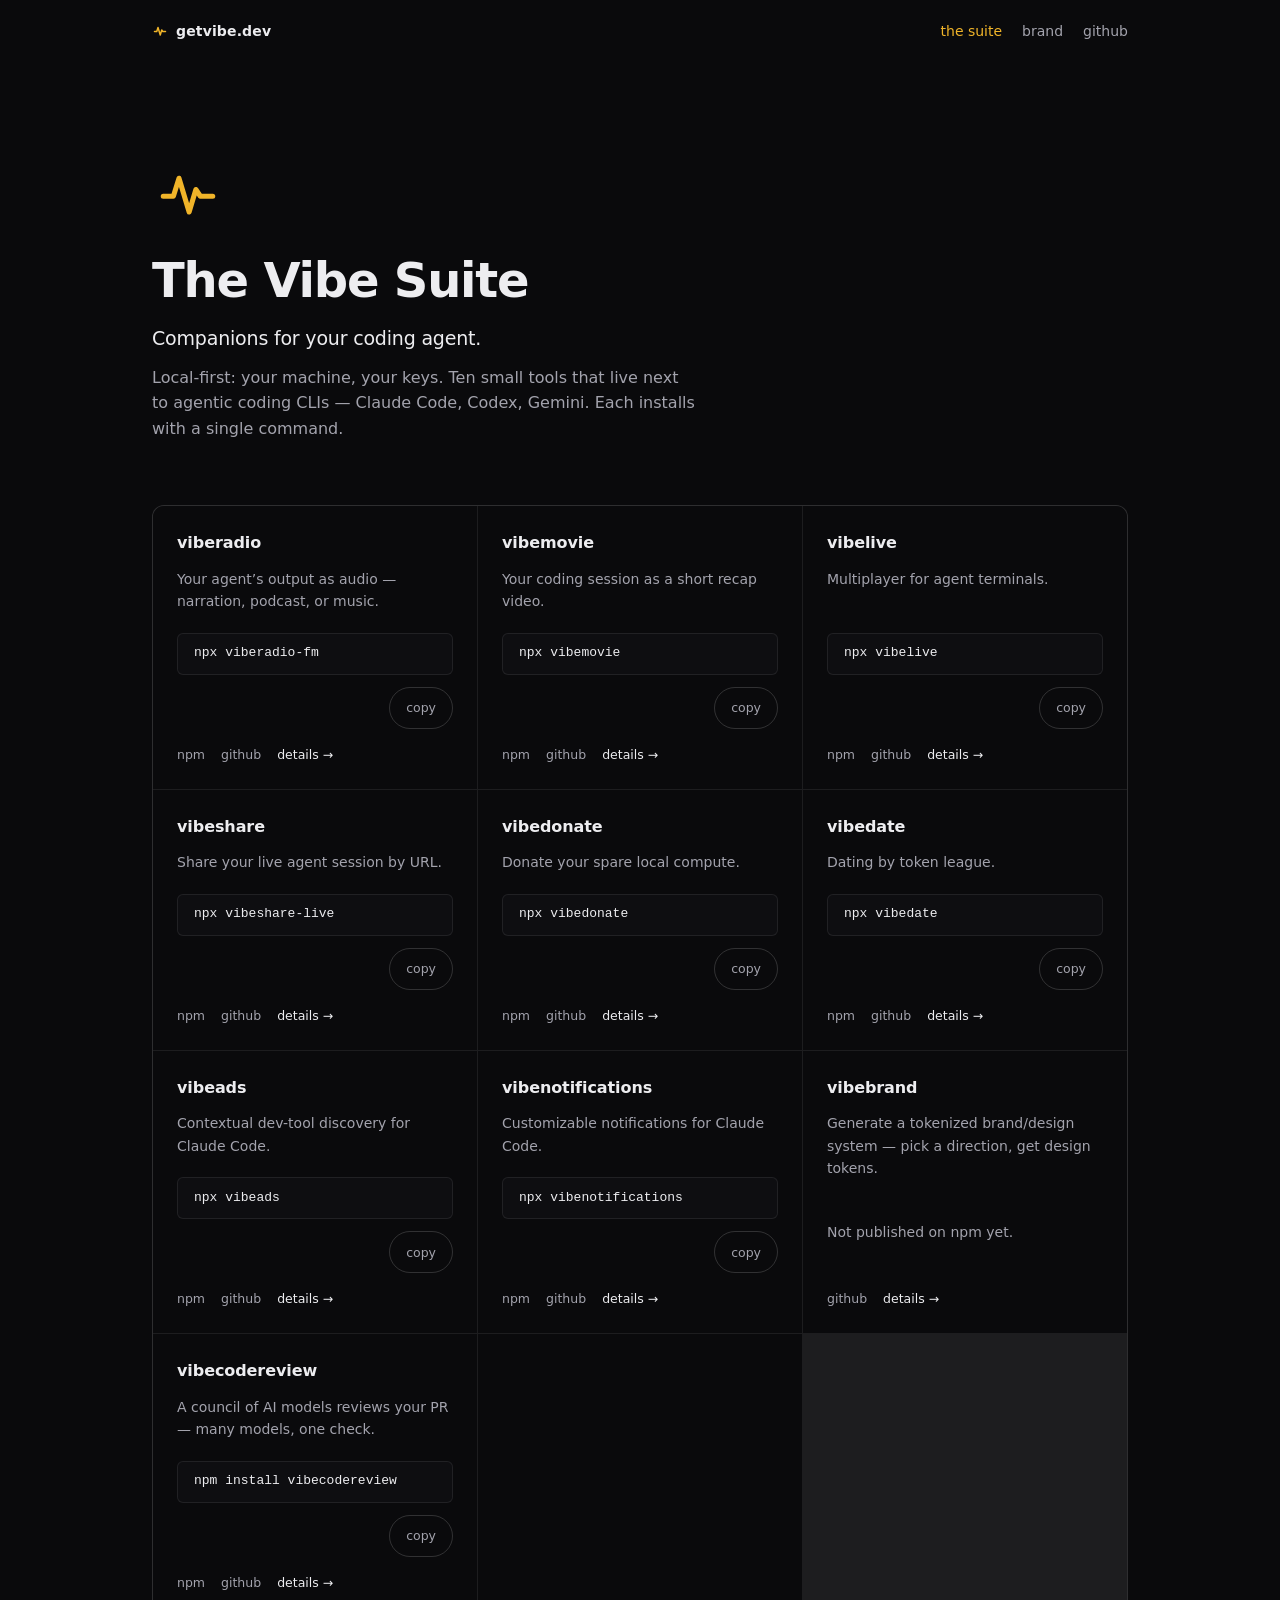
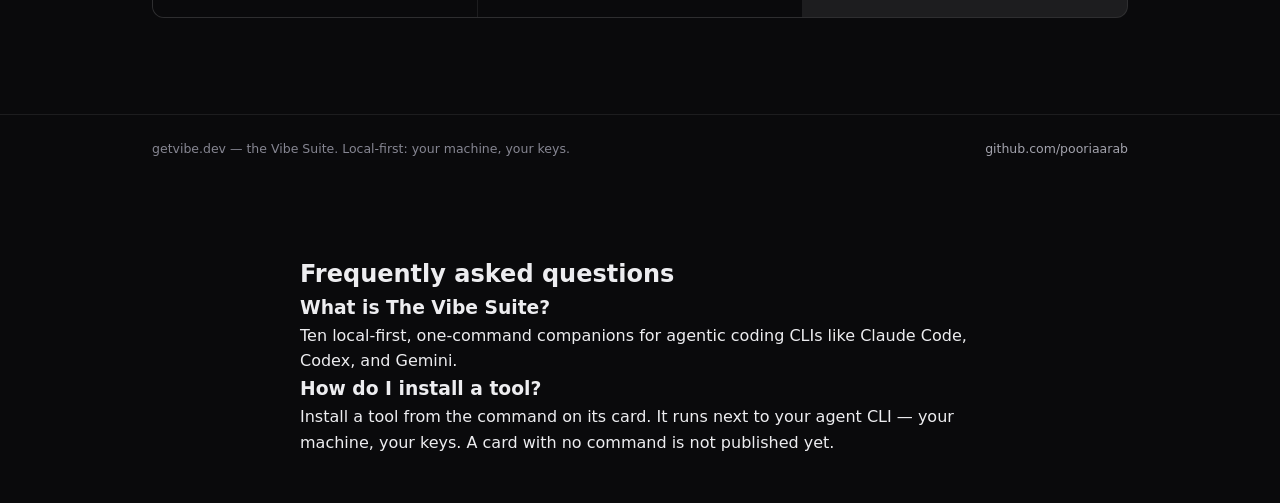
<file: index.html>
<!DOCTYPE html>
<html lang="en">
<head>
  <meta charset="utf-8">
  <meta name="viewport" content="width=device-width, initial-scale=1">
  <title>The Vibe Suite — companions for your coding agent · getvibe.dev</title>
  <meta name="description" content="The Vibe Suite — ten local-first companions for agentic coding CLIs like Claude Code, Codex, and Gemini. Audio, recap videos, multiplayer terminals, live sharing, and more. Your machine, your keys.">
  <link rel="canonical" href="https://getvibe.dev/">
  <meta name="color-scheme" content="dark">
  <meta name="theme-color" content="#0a0a0c">
  <link rel="icon" type="image/svg+xml" href="/favicon.svg">
  <link rel="icon" type="image/png" sizes="32x32" href="/favicon-32.png">
  <link rel="apple-touch-icon" sizes="180x180" href="/apple-touch-icon.png">
  <link rel="manifest" href="/site.webmanifest">

  <!-- Open Graph -->
  <meta property="og:type" content="website">
  <meta property="og:site_name" content="getvibe.dev">
  <meta property="og:title" content="The Vibe Suite — companions for your coding agent">
  <meta property="og:description" content="Ten local-first companions for agentic coding CLIs. Your machine, your keys.">
  <meta property="og:url" content="https://getvibe.dev/">
  <meta property="og:image" content="https://getvibe.dev/og-image.png">
  <meta property="og:image:width" content="1200">
  <meta property="og:image:height" content="630">
  <meta property="og:image:alt" content="The Vibe Suite — ten local-first companions for agentic coding CLIs">
  <meta property="og:locale" content="en_US">

  <!-- Twitter Card -->
  <meta name="twitter:card" content="summary_large_image">
  <meta name="twitter:image" content="https://getvibe.dev/og-image.png">
  <meta name="twitter:title" content="The Vibe Suite — companions for your coding agent">
  <meta name="twitter:description" content="Ten local-first companions for agentic coding CLIs. Your machine, your keys.">

  <link rel="stylesheet" href="/styles.css">

  <script type="application/ld+json">
  {
    "@context": "https://schema.org",
    "@graph": [
      {
        "@type": "WebSite",
        "@id": "https://getvibe.dev/#website",
        "url": "https://getvibe.dev/",
        "name": "getvibe.dev — The Vibe Suite",
        "description": "The Vibe Suite — local-first companions for agentic coding CLIs like Claude Code, Codex, and Gemini. Your machine, your keys.",
        "inLanguage": "en"
      },
      {
        "@type": "ItemList",
        "@id": "https://getvibe.dev/#products",
        "name": "The Vibe Suite",
        "itemListElement": [
          { "@type": "ListItem", "position": 1, "item": { "@type": "SoftwareApplication", "name": "viberadio", "description": "Your agent's output as audio — narration, podcast, or music.", "applicationCategory": "DeveloperApplication", "operatingSystem": "macOS, Linux, Windows", "url": "https://www.npmjs.com/package/viberadio-fm", "codeRepository": "https://github.com/pooriaarab/viberadio" } },
          { "@type": "ListItem", "position": 2, "item": { "@type": "SoftwareApplication", "name": "vibemovie", "description": "Your coding session as a short recap video.", "applicationCategory": "DeveloperApplication", "operatingSystem": "macOS, Linux, Windows", "url": "https://www.npmjs.com/package/vibemovie", "codeRepository": "https://github.com/pooriaarab/vibemovie" } },
          { "@type": "ListItem", "position": 3, "item": { "@type": "SoftwareApplication", "name": "vibelive", "description": "Multiplayer for agent terminals.", "applicationCategory": "DeveloperApplication", "operatingSystem": "macOS, Linux, Windows", "url": "https://www.npmjs.com/package/vibelive", "codeRepository": "https://github.com/pooriaarab/vibelive" } },
          { "@type": "ListItem", "position": 4, "item": { "@type": "SoftwareApplication", "name": "vibeshare", "description": "Share your live agent session by URL.", "applicationCategory": "DeveloperApplication", "operatingSystem": "macOS, Linux, Windows", "url": "https://www.npmjs.com/package/vibeshare-live", "codeRepository": "https://github.com/pooriaarab/vibeshare" } },
          { "@type": "ListItem", "position": 5, "item": { "@type": "SoftwareApplication", "name": "vibedonate", "description": "Donate your spare local compute.", "applicationCategory": "DeveloperApplication", "operatingSystem": "macOS, Linux, Windows", "url": "https://www.npmjs.com/package/vibedonate", "codeRepository": "https://github.com/pooriaarab/vibedonate" } },
          { "@type": "ListItem", "position": 6, "item": { "@type": "SoftwareApplication", "name": "vibedate", "description": "Dating by token league.", "applicationCategory": "DeveloperApplication", "operatingSystem": "macOS, Linux, Windows", "url": "https://www.npmjs.com/package/vibedate", "codeRepository": "https://github.com/pooriaarab/vibedating" } },
          { "@type": "ListItem", "position": 7, "item": { "@type": "SoftwareApplication", "name": "vibeads", "description": "Contextual dev-tool discovery for Claude Code.", "applicationCategory": "DeveloperApplication", "operatingSystem": "macOS, Linux, Windows", "url": "https://www.npmjs.com/package/vibeads", "codeRepository": "https://github.com/pooriaarab/vibeads" } },
          { "@type": "ListItem", "position": 8, "item": { "@type": "SoftwareApplication", "name": "vibenotifications", "description": "Customizable notifications for Claude Code.", "applicationCategory": "DeveloperApplication", "operatingSystem": "macOS, Linux, Windows", "url": "https://www.npmjs.com/package/vibenotifications", "codeRepository": "https://github.com/pooriaarab/vibenotifications" } },
          { "@type": "ListItem", "position": 9, "item": { "@type": "SoftwareApplication", "name": "vibebrand", "description": "Generate a tokenized brand/design system — pick a direction, get CSS design tokens, fonts, and a brand-kit starting point.", "applicationCategory": "DeveloperApplication", "operatingSystem": "macOS, Linux, Windows", "url": "https://github.com/pooriaarab/vibebrand", "codeRepository": "https://github.com/pooriaarab/vibebrand" } },
          { "@type": "ListItem", "position": 10, "item": { "@type": "SoftwareApplication", "name": "vibecodereview", "description": "A council of AI models reviews your PR — many models, one check.", "applicationCategory": "DeveloperApplication", "operatingSystem": "macOS, Linux, Windows", "url": "https://www.npmjs.com/package/vibecodereview", "codeRepository": "https://github.com/pooriaarab/vibecodereview" } }
        ]
      }
    ]
  }
  </script>
  <meta name="author" content="Pooria Arab">
  <meta name="date" content="2026-08-12">
  <link rel="alternate" hreflang="en" href="https://getvibe.dev/">
  <link rel="alternate" hreflang="x-default" href="https://getvibe.dev/">
  <script type="application/ld+json">
  {"@context":"https://schema.org","@graph":[
    {"@type":"Organization","@id":"https://getvibe.dev/#org","name":"The Vibe Suite","url":"https://getvibe.dev"},
    {"@type":"WebSite","@id":"https://getvibe.dev/#site","url":"https://getvibe.dev","name":"The Vibe Suite","publisher":{"@id":"https://getvibe.dev/#org"},"datePublished":"2026-08-12","potentialAction":{"@type":"SearchAction","target":"https://getvibe.dev/?q={search_term_string}","query-input":"required name=search_term_string"}},
    {"@type":"FAQPage","mainEntity":[
      {"@type":"Question","name":"What is The Vibe Suite?","acceptedAnswer":{"@type":"Answer","text":"Ten local-first, one-command companions for agentic coding CLIs like Claude Code, Codex, and Gemini."}},
      {"@type":"Question","name":"How do I install a tool?","acceptedAnswer":{"@type":"Answer","text":"Install a tool from the command on its card. It runs next to your agent CLI. A card with no command is not published yet."}}
    ]}
  ]}
  </script>
</head>
<body>
  <a class="skip-link" href="#main">Skip to content</a>

  <header class="site-header">
    <div class="container header-in">
      <a class="wordmark" href="/">
        <svg viewBox="0 0 64 64" aria-hidden="true" focusable="false"><path d="M10 34h9l5-16 9 30 6-20 4 6h11" fill="none" stroke="currentColor" stroke-width="6" stroke-linecap="round" stroke-linejoin="round"/></svg>
        getvibe.dev
      </a>
      <nav class="site-nav" aria-label="Site">
        <a href="/" aria-current="page">the suite</a>
        <a href="/brand">brand</a>
        <a href="https://github.com/pooriaarab" rel="noopener">github</a>
      </nav>
    </div>
  </header>

  <main id="main">
    <div class="container">
      <section class="hero" aria-labelledby="page-title">
        <svg class="hero-pulse" viewBox="0 0 64 64" aria-hidden="true" focusable="false"><path d="M10 34h9l5-16 9 30 6-20 4 6h11" fill="none" stroke="currentColor" stroke-width="4.5" stroke-linecap="round" stroke-linejoin="round"/></svg>
        <h1 id="page-title">The Vibe Suite</h1>
        <p class="lede">Companions for your coding agent.</p>
        <p class="sub">Local-first: your machine, your keys. Ten small tools that live next to agentic coding CLIs — Claude&nbsp;Code, Codex, Gemini. Each installs with a single command.</p>
      </section>

      <section class="products" aria-label="The ten companions">
        <ul class="grid">
          <li class="card">
            <h2 class="name"><a href="/viberadio">viberadio</a></h2>
            <p class="tagline">Your agent&rsquo;s output as audio — narration, podcast, or music.</p>
            <div class="install">
              <code class="cmd">npx viberadio-fm</code>
              <button class="copy" type="button" data-copy="npx viberadio-fm" aria-label="Copy install command: npx viberadio-fm" aria-live="polite">copy</button>
            </div>
            <p class="card-links">
              <a href="https://www.npmjs.com/package/viberadio-fm" rel="noopener">npm</a>
              <a href="https://github.com/pooriaarab/viberadio" rel="noopener">github</a>
              <a class="details" href="/viberadio">details<span aria-hidden="true"> &rarr;</span></a>
            </p>
          </li>
          <li class="card">
            <h2 class="name"><a href="/vibemovie">vibemovie</a></h2>
            <p class="tagline">Your coding session as a short recap video.</p>
            <div class="install">
              <code class="cmd">npx vibemovie</code>
              <button class="copy" type="button" data-copy="npx vibemovie" aria-label="Copy install command: npx vibemovie" aria-live="polite">copy</button>
            </div>
            <p class="card-links">
              <a href="https://www.npmjs.com/package/vibemovie" rel="noopener">npm</a>
              <a href="https://github.com/pooriaarab/vibemovie" rel="noopener">github</a>
              <a class="details" href="/vibemovie">details<span aria-hidden="true"> &rarr;</span></a>
            </p>
          </li>
          <li class="card">
            <h2 class="name"><a href="/vibelive">vibelive</a></h2>
            <p class="tagline">Multiplayer for agent terminals.</p>
            <div class="install">
              <code class="cmd">npx vibelive</code>
              <button class="copy" type="button" data-copy="npx vibelive" aria-label="Copy install command: npx vibelive" aria-live="polite">copy</button>
            </div>
            <p class="card-links">
              <a href="https://www.npmjs.com/package/vibelive" rel="noopener">npm</a>
              <a href="https://github.com/pooriaarab/vibelive" rel="noopener">github</a>
              <a class="details" href="/vibelive">details<span aria-hidden="true"> &rarr;</span></a>
            </p>
          </li>
          <li class="card">
            <h2 class="name"><a href="/vibeshare">vibeshare</a></h2>
            <p class="tagline">Share your live agent session by URL.</p>
            <div class="install">
              <code class="cmd">npx vibeshare-live</code>
              <button class="copy" type="button" data-copy="npx vibeshare-live" aria-label="Copy install command: npx vibeshare-live" aria-live="polite">copy</button>
            </div>
            <p class="card-links">
              <a href="https://www.npmjs.com/package/vibeshare-live" rel="noopener">npm</a>
              <a href="https://github.com/pooriaarab/vibeshare" rel="noopener">github</a>
              <a class="details" href="/vibeshare">details<span aria-hidden="true"> &rarr;</span></a>
            </p>
          </li>
          <li class="card">
            <h2 class="name"><a href="/vibedonate">vibedonate</a></h2>
            <p class="tagline">Donate your spare local compute.</p>
            <div class="install">
              <code class="cmd">npx vibedonate</code>
              <button class="copy" type="button" data-copy="npx vibedonate" aria-label="Copy install command: npx vibedonate" aria-live="polite">copy</button>
            </div>
            <p class="card-links">
              <a href="https://www.npmjs.com/package/vibedonate" rel="noopener">npm</a>
              <a href="https://github.com/pooriaarab/vibedonate" rel="noopener">github</a>
              <a class="details" href="/vibedonate">details<span aria-hidden="true"> &rarr;</span></a>
            </p>
          </li>
          <li class="card">
            <h2 class="name"><a href="/vibedate">vibedate</a></h2>
            <p class="tagline">Dating by token league.</p>
            <div class="install">
              <code class="cmd">npx vibedate</code>
              <button class="copy" type="button" data-copy="npx vibedate" aria-label="Copy install command: npx vibedate" aria-live="polite">copy</button>
            </div>
            <p class="card-links">
              <a href="https://www.npmjs.com/package/vibedate" rel="noopener">npm</a>
              <a href="https://github.com/pooriaarab/vibedating" rel="noopener">github</a>
              <a class="details" href="/vibedate">details<span aria-hidden="true"> &rarr;</span></a>
            </p>
          </li>
          <li class="card">
            <h2 class="name"><a href="/vibeads">vibeads</a></h2>
            <p class="tagline">Contextual dev-tool discovery for Claude Code.</p>
            <div class="install">
              <code class="cmd">npx vibeads</code>
              <button class="copy" type="button" data-copy="npx vibeads" aria-label="Copy install command: npx vibeads" aria-live="polite">copy</button>
            </div>
            <p class="card-links">
              <a href="https://www.npmjs.com/package/vibeads" rel="noopener">npm</a>
              <a href="https://github.com/pooriaarab/vibeads" rel="noopener">github</a>
              <a class="details" href="/vibeads">details<span aria-hidden="true"> &rarr;</span></a>
            </p>
          </li>
          <li class="card">
            <h2 class="name"><a href="/vibenotifications">vibenotifications</a></h2>
            <p class="tagline">Customizable notifications for Claude Code.</p>
            <div class="install">
              <code class="cmd">npx vibenotifications</code>
              <button class="copy" type="button" data-copy="npx vibenotifications" aria-label="Copy install command: npx vibenotifications" aria-live="polite">copy</button>
            </div>
            <p class="card-links">
              <a href="https://www.npmjs.com/package/vibenotifications" rel="noopener">npm</a>
              <a href="https://github.com/pooriaarab/vibenotifications" rel="noopener">github</a>
              <a class="details" href="/vibenotifications">details<span aria-hidden="true"> &rarr;</span></a>
            </p>
          </li>
          <li class="card">
            <h2 class="name"><a href="/vibebrand">vibebrand</a></h2>
            <p class="tagline">Generate a tokenized brand/design system — pick a direction, get design tokens.</p>
            <p class="tagline">Not published on npm yet.</p>
            <p class="card-links">
              <a href="https://github.com/pooriaarab/vibebrand" rel="noopener">github</a>
              <a class="details" href="/vibebrand">details<span aria-hidden="true"> &rarr;</span></a>
            </p>
          </li>
          <li class="card">
            <h2 class="name"><a href="/vibecodereview">vibecodereview</a></h2>
            <p class="tagline">A council of AI models reviews your PR — many models, one check.</p>
            <div class="install">
              <code class="cmd">npm install vibecodereview</code>
              <button class="copy" type="button" data-copy="npm install vibecodereview" aria-label="Copy install command: npm install vibecodereview" aria-live="polite">copy</button>
            </div>
            <p class="card-links">
              <a href="https://www.npmjs.com/package/vibecodereview" rel="noopener">npm</a>
              <a href="https://github.com/pooriaarab/vibecodereview" rel="noopener">github</a>
              <a class="details" href="/vibecodereview">details<span aria-hidden="true"> &rarr;</span></a>
            </p>
          </li>
          <li class="card card--bay" aria-hidden="true"></li>
        </ul>
      </section>
    </div>
  </main>

  <footer class="site-footer">
    <div class="container footer-in">
      <p>getvibe.dev — the Vibe Suite. Local-first: your machine, your keys.</p>
      <p><a href="https://github.com/pooriaarab" rel="noopener">github.com/pooriaarab</a></p>
    </div>
  </footer>

  <script>
    (function () {
      function flash(btn, ok) {
        btn.textContent = ok ? 'copied' : 'failed';
        btn.classList.toggle('copied', ok);
        setTimeout(function () {
          btn.textContent = 'copy';
          btn.classList.remove('copied');
        }, 1400);
      }
      function copyText(text) {
        if (navigator.clipboard && window.isSecureContext) {
          return navigator.clipboard.writeText(text).then(function () { return true; }, function () { return false; });
        }
        return new Promise(function (resolve) {
          var ta = document.createElement('textarea');
          ta.value = text;
          ta.setAttribute('readonly', '');
          ta.style.position = 'absolute';
          ta.style.left = '-9999px';
          document.body.appendChild(ta);
          ta.select();
          var ok = false;
          try { ok = document.execCommand('copy'); } catch (e) {}
          document.body.removeChild(ta);
          resolve(ok);
        });
      }
      document.querySelectorAll('.copy').forEach(function (btn) {
        btn.addEventListener('click', function () {
          copyText(btn.dataset.copy).then(function (ok) { flash(btn, ok); });
        });
      });
    })();
  </script>
  <section id="faq" aria-label="Frequently asked questions" style="max-width:720px;margin:3rem auto;padding:0 1.25rem">
    <h2>Frequently asked questions</h2>
    <h3>What is The Vibe Suite?</h3>
    <p>Ten local-first, one-command companions for agentic coding CLIs like Claude Code, Codex, and Gemini.</p>
    <h3>How do I install a tool?</h3>
    <p>Install a tool from the command on its card. It runs next to your agent CLI — your machine, your keys. A card with no command is not published yet.</p>
  </section>
</body>
</html>
</file>
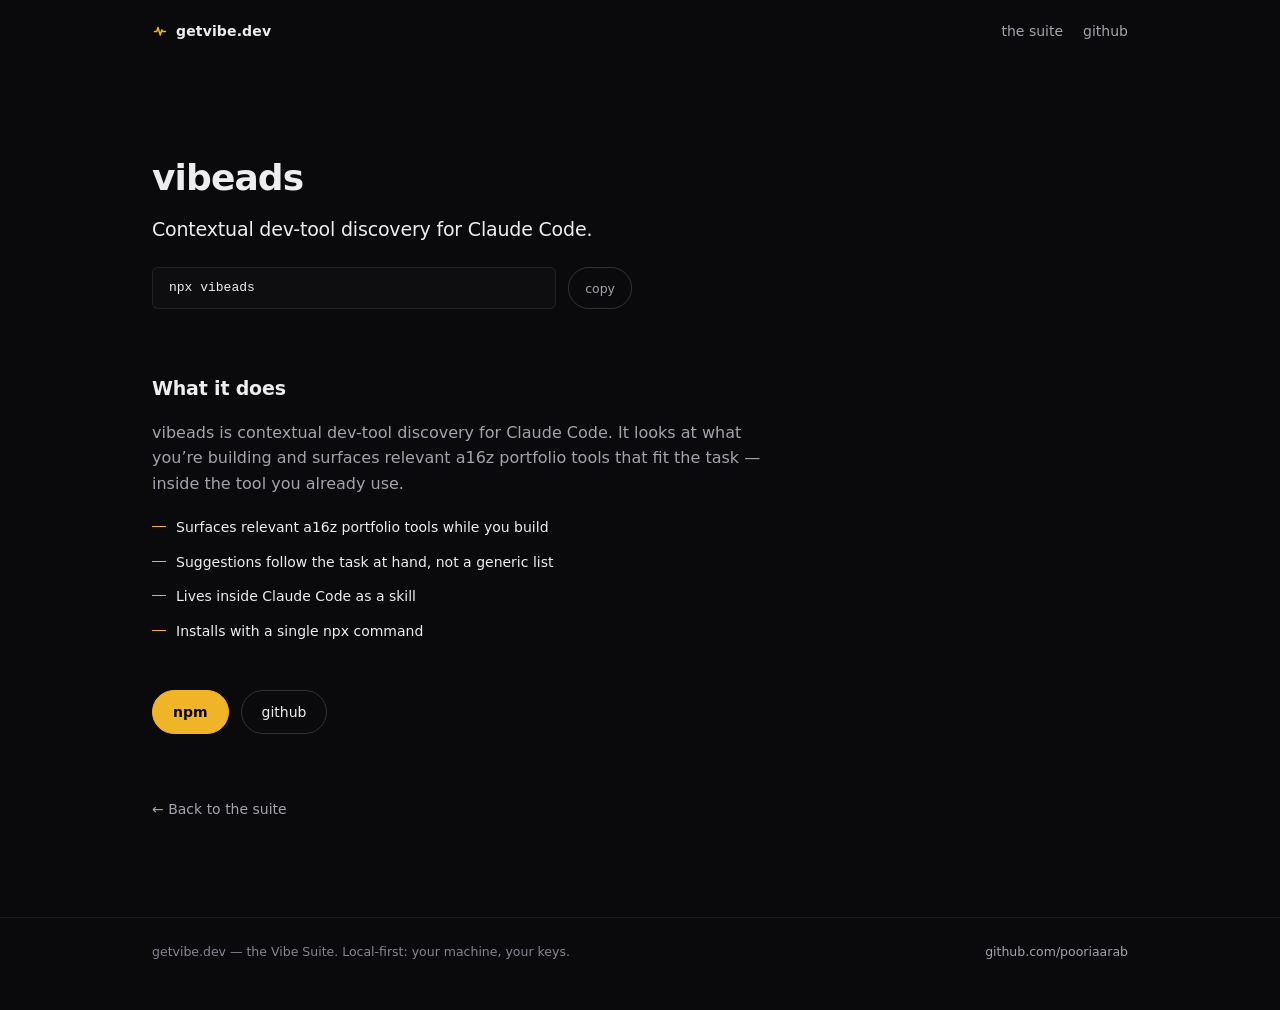
<file: vibeads/index.html>
<!DOCTYPE html>
<html lang="en">
<head>
  <meta charset="utf-8">
  <meta name="viewport" content="width=device-width, initial-scale=1">
  <title>vibeads — contextual dev-tool discovery for Claude Code · getvibe.dev</title>
  <meta name="description" content="vibeads is contextual dev-tool discovery for Claude Code — relevant a16z portfolio tools surfaced while you build. One command: npx vibeads. Part of the Vibe Suite.">
  <link rel="canonical" href="https://getvibe.dev/vibeads">
  <meta name="color-scheme" content="dark">
  <meta name="theme-color" content="#0a0a0c">
  <link rel="icon" type="image/svg+xml" href="/favicon.svg">

  <!-- Open Graph -->
  <meta property="og:type" content="website">
  <meta property="og:site_name" content="getvibe.dev">
  <meta property="og:title" content="vibeads — contextual dev-tool discovery for Claude Code">
  <meta property="og:description" content="Relevant a16z portfolio tools surfaced while you build, inside Claude Code. Local-first: your machine, your keys.">
  <meta property="og:url" content="https://getvibe.dev/vibeads">
  <meta property="og:locale" content="en_US">

  <!-- Twitter Card -->
  <meta name="twitter:card" content="summary">
  <meta name="twitter:title" content="vibeads — contextual dev-tool discovery for Claude Code">
  <meta name="twitter:description" content="Relevant a16z portfolio tools surfaced while you build, inside Claude Code. Local-first: your machine, your keys.">

  <link rel="stylesheet" href="/styles.css">

  <script type="application/ld+json">
  {
    "@context": "https://schema.org",
    "@type": "SoftwareApplication",
    "name": "vibeads",
    "description": "vibeads is contextual dev-tool discovery for Claude Code — relevant a16z portfolio tools surfaced while you build. One command: npx vibeads.",
    "applicationCategory": "DeveloperApplication",
    "operatingSystem": "macOS, Linux, Windows",
    "url": "https://www.npmjs.com/package/vibeads",
    "codeRepository": "https://github.com/pooriaarab/vibeads",
    "author": { "@type": "Person", "url": "https://github.com/pooriaarab" },
    "isPartOf": { "@type": "WebSite", "@id": "https://getvibe.dev/#website", "url": "https://getvibe.dev/", "name": "getvibe.dev — The Vibe Suite" }
  }
  </script>
</head>
<body>
  <a class="skip-link" href="#main">Skip to content</a>

  <header class="site-header">
    <div class="container header-in">
      <a class="wordmark" href="/">
        <svg viewBox="0 0 64 64" aria-hidden="true" focusable="false"><path d="M10 34h9l5-16 9 30 6-20 4 6h11" fill="none" stroke="currentColor" stroke-width="6" stroke-linecap="round" stroke-linejoin="round"/></svg>
        getvibe.dev
      </a>
      <nav class="site-nav" aria-label="Site">
        <a href="/">the suite</a>
        <a href="https://github.com/pooriaarab" rel="noopener">github</a>
      </nav>
    </div>
  </header>

  <main id="main">
    <div class="container">
      <article>
        <header class="hero product-hero">
          <h1>vibeads</h1>
          <p class="lede">Contextual dev-tool discovery for Claude Code.</p>
          <div class="install">
            <code class="cmd">npx vibeads</code>
            <button class="copy" type="button" data-copy="npx vibeads" aria-label="Copy install command: npx vibeads" aria-live="polite">copy</button>
          </div>
        </header>

        <section class="about" aria-labelledby="about-title">
          <h2 id="about-title">What it does</h2>
          <p>vibeads is contextual dev-tool discovery for Claude Code. It looks at what you&rsquo;re building and surfaces relevant a16z portfolio tools that fit the task — inside the tool you already use.</p>
          <ul class="features">
            <li>Surfaces relevant a16z portfolio tools while you build</li>
            <li>Suggestions follow the task at hand, not a generic list</li>
            <li>Lives inside Claude Code as a skill</li>
            <li>Installs with a single npx command</li>
          </ul>
        </section>

        <p class="actions">
          <a class="btn btn--accent" href="https://www.npmjs.com/package/vibeads" rel="noopener" aria-label="vibeads on npm">npm</a>
          <a class="btn" href="https://github.com/pooriaarab/vibeads" rel="noopener" aria-label="vibeads on GitHub">github</a>
        </p>

        <p class="back"><a href="/"><span aria-hidden="true">&larr; </span>Back to the suite</a></p>
      </article>
    </div>
  </main>

  <footer class="site-footer">
    <div class="container footer-in">
      <p>getvibe.dev — the Vibe Suite. Local-first: your machine, your keys.</p>
      <p><a href="https://github.com/pooriaarab" rel="noopener">github.com/pooriaarab</a></p>
    </div>
  </footer>

  <script>
    (function () {
      function flash(btn, ok) {
        btn.textContent = ok ? 'copied' : 'failed';
        btn.classList.toggle('copied', ok);
        setTimeout(function () {
          btn.textContent = 'copy';
          btn.classList.remove('copied');
        }, 1400);
      }
      function copyText(text) {
        if (navigator.clipboard && window.isSecureContext) {
          return navigator.clipboard.writeText(text).then(function () { return true; }, function () { return false; });
        }
        return new Promise(function (resolve) {
          var ta = document.createElement('textarea');
          ta.value = text;
          ta.setAttribute('readonly', '');
          ta.style.position = 'absolute';
          ta.style.left = '-9999px';
          document.body.appendChild(ta);
          ta.select();
          var ok = false;
          try { ok = document.execCommand('copy'); } catch (e) {}
          document.body.removeChild(ta);
          resolve(ok);
        });
      }
      document.querySelectorAll('.copy').forEach(function (btn) {
        btn.addEventListener('click', function () {
          copyText(btn.dataset.copy).then(function (ok) { flash(btn, ok); });
        });
      });
    })();
  </script>
</body>
</html>
</file>
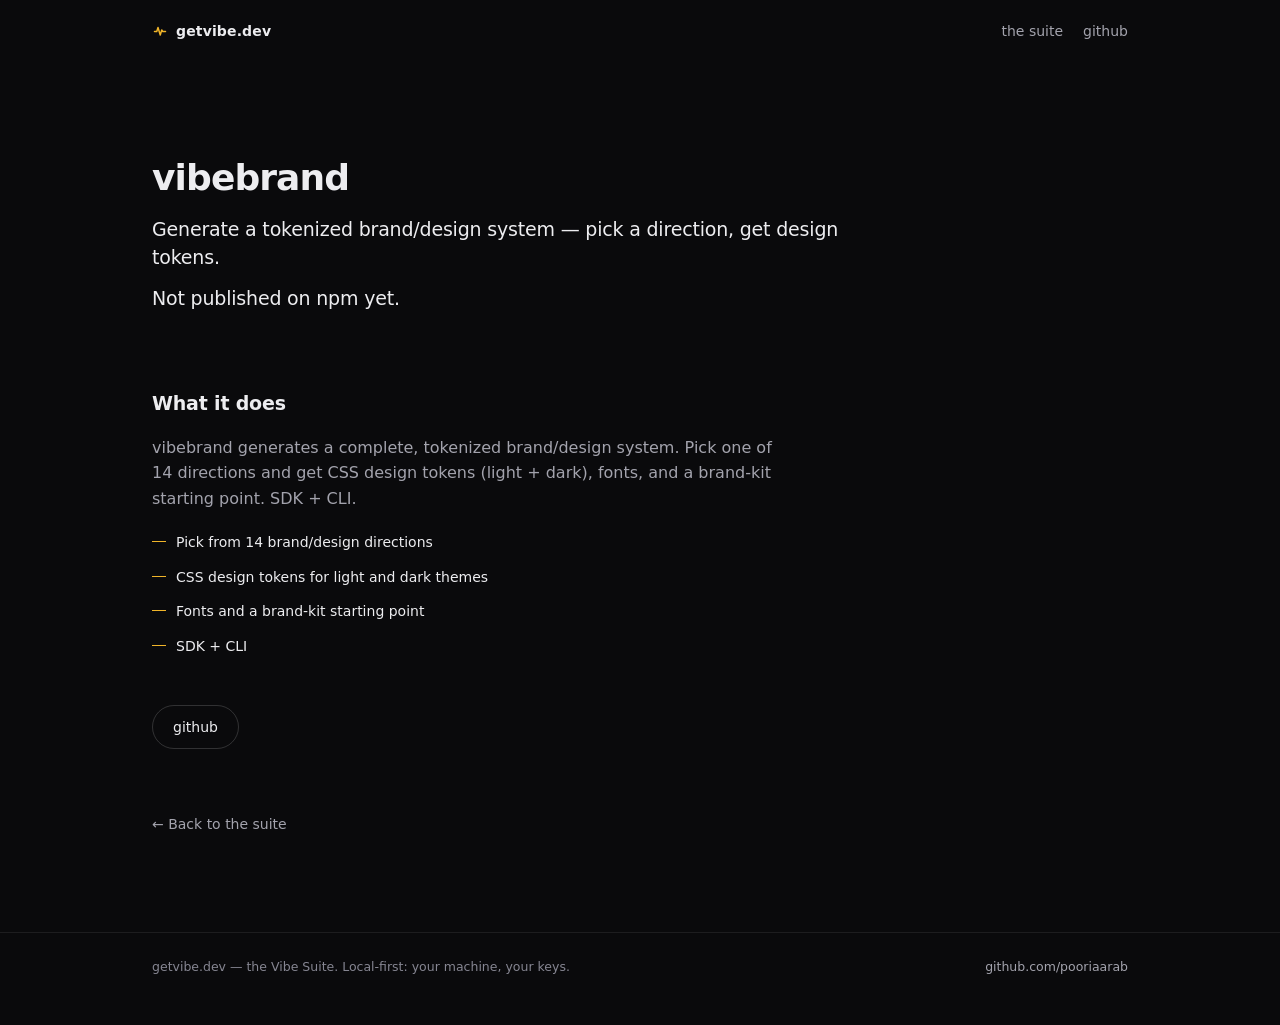
<file: vibebrand/index.html>
<!DOCTYPE html>
<html lang="en">
<head>
  <meta charset="utf-8">
  <meta name="viewport" content="width=device-width, initial-scale=1">
  <title>vibebrand — tokenized brand/design-system generator · getvibe.dev</title>
  <meta name="description" content="vibebrand generates a complete, tokenized brand/design system — pick one of 14 directions and get CSS design tokens (light + dark), fonts, and a brand-kit starting point. SDK + CLI. Not published on npm yet.">
  <link rel="canonical" href="https://getvibe.dev/vibebrand">
  <meta name="color-scheme" content="dark">
  <meta name="theme-color" content="#0a0a0c">
  <link rel="icon" type="image/svg+xml" href="/favicon.svg">

  <!-- Open Graph -->
  <meta property="og:type" content="website">
  <meta property="og:site_name" content="getvibe.dev">
  <meta property="og:title" content="vibebrand — tokenized brand/design-system generator">
  <meta property="og:description" content="Pick one of 14 directions and get CSS design tokens (light + dark), fonts, and a brand-kit starting point. SDK + CLI. Local-first: your machine, your keys.">
  <meta property="og:url" content="https://getvibe.dev/vibebrand">
  <meta property="og:locale" content="en_US">

  <!-- Twitter Card -->
  <meta name="twitter:card" content="summary">
  <meta name="twitter:title" content="vibebrand — tokenized brand/design-system generator">
  <meta name="twitter:description" content="Pick one of 14 directions and get CSS design tokens (light + dark), fonts, and a brand-kit starting point. SDK + CLI. Local-first: your machine, your keys.">

  <link rel="stylesheet" href="/styles.css">

  <script type="application/ld+json">
  {
    "@context": "https://schema.org",
    "@type": "SoftwareApplication",
    "name": "vibebrand",
    "description": "vibebrand generates a complete, tokenized brand/design system — pick one of 14 directions and get CSS design tokens (light + dark), fonts, and a brand-kit starting point. SDK + CLI. Not published on npm yet.",
    "applicationCategory": "DeveloperApplication",
    "operatingSystem": "macOS, Linux, Windows",
    "url": "https://github.com/pooriaarab/vibebrand",
    "codeRepository": "https://github.com/pooriaarab/vibebrand",
    "author": { "@type": "Person", "url": "https://github.com/pooriaarab" },
    "isPartOf": { "@type": "WebSite", "@id": "https://getvibe.dev/#website", "url": "https://getvibe.dev/", "name": "getvibe.dev — The Vibe Suite" }
  }
  </script>
</head>
<body>
  <a class="skip-link" href="#main">Skip to content</a>

  <header class="site-header">
    <div class="container header-in">
      <a class="wordmark" href="/">
        <svg viewBox="0 0 64 64" aria-hidden="true" focusable="false"><path d="M10 34h9l5-16 9 30 6-20 4 6h11" fill="none" stroke="currentColor" stroke-width="6" stroke-linecap="round" stroke-linejoin="round"/></svg>
        getvibe.dev
      </a>
      <nav class="site-nav" aria-label="Site">
        <a href="/">the suite</a>
        <a href="https://github.com/pooriaarab" rel="noopener">github</a>
      </nav>
    </div>
  </header>

  <main id="main">
    <div class="container">
      <article>
        <header class="hero product-hero">
          <h1>vibebrand</h1>
          <p class="lede">Generate a tokenized brand/design system — pick a direction, get design tokens.</p>
          <p class="lede">Not published on npm yet.</p>
        </header>

        <section class="about" aria-labelledby="about-title">
          <h2 id="about-title">What it does</h2>
          <p>vibebrand generates a complete, tokenized brand/design system. Pick one of 14 directions and get CSS design tokens (light + dark), fonts, and a brand-kit starting point. SDK + CLI.</p>
          <ul class="features">
            <li>Pick from 14 brand/design directions</li>
            <li>CSS design tokens for light and dark themes</li>
            <li>Fonts and a brand-kit starting point</li>
            <li>SDK + CLI</li>
          </ul>
        </section>

        <p class="actions">
          <a class="btn" href="https://github.com/pooriaarab/vibebrand" rel="noopener" aria-label="vibebrand on GitHub">github</a>
        </p>

        <p class="back"><a href="/"><span aria-hidden="true">&larr; </span>Back to the suite</a></p>
      </article>
    </div>
  </main>

  <footer class="site-footer">
    <div class="container footer-in">
      <p>getvibe.dev — the Vibe Suite. Local-first: your machine, your keys.</p>
      <p><a href="https://github.com/pooriaarab" rel="noopener">github.com/pooriaarab</a></p>
    </div>
  </footer>

  <script>
    (function () {
      function flash(btn, ok) {
        btn.textContent = ok ? 'copied' : 'failed';
        btn.classList.toggle('copied', ok);
        setTimeout(function () {
          btn.textContent = 'copy';
          btn.classList.remove('copied');
        }, 1400);
      }
      function copyText(text) {
        if (navigator.clipboard && window.isSecureContext) {
          return navigator.clipboard.writeText(text).then(function () { return true; }, function () { return false; });
        }
        return new Promise(function (resolve) {
          var ta = document.createElement('textarea');
          ta.value = text;
          ta.setAttribute('readonly', '');
          ta.style.position = 'absolute';
          ta.style.left = '-9999px';
          document.body.appendChild(ta);
          ta.select();
          var ok = false;
          try { ok = document.execCommand('copy'); } catch (e) {}
          document.body.removeChild(ta);
          resolve(ok);
        });
      }
      document.querySelectorAll('.copy').forEach(function (btn) {
        btn.addEventListener('click', function () {
          copyText(btn.dataset.copy).then(function (ok) { flash(btn, ok); });
        });
      });
    })();
  </script>
</body>
</html>
</file>
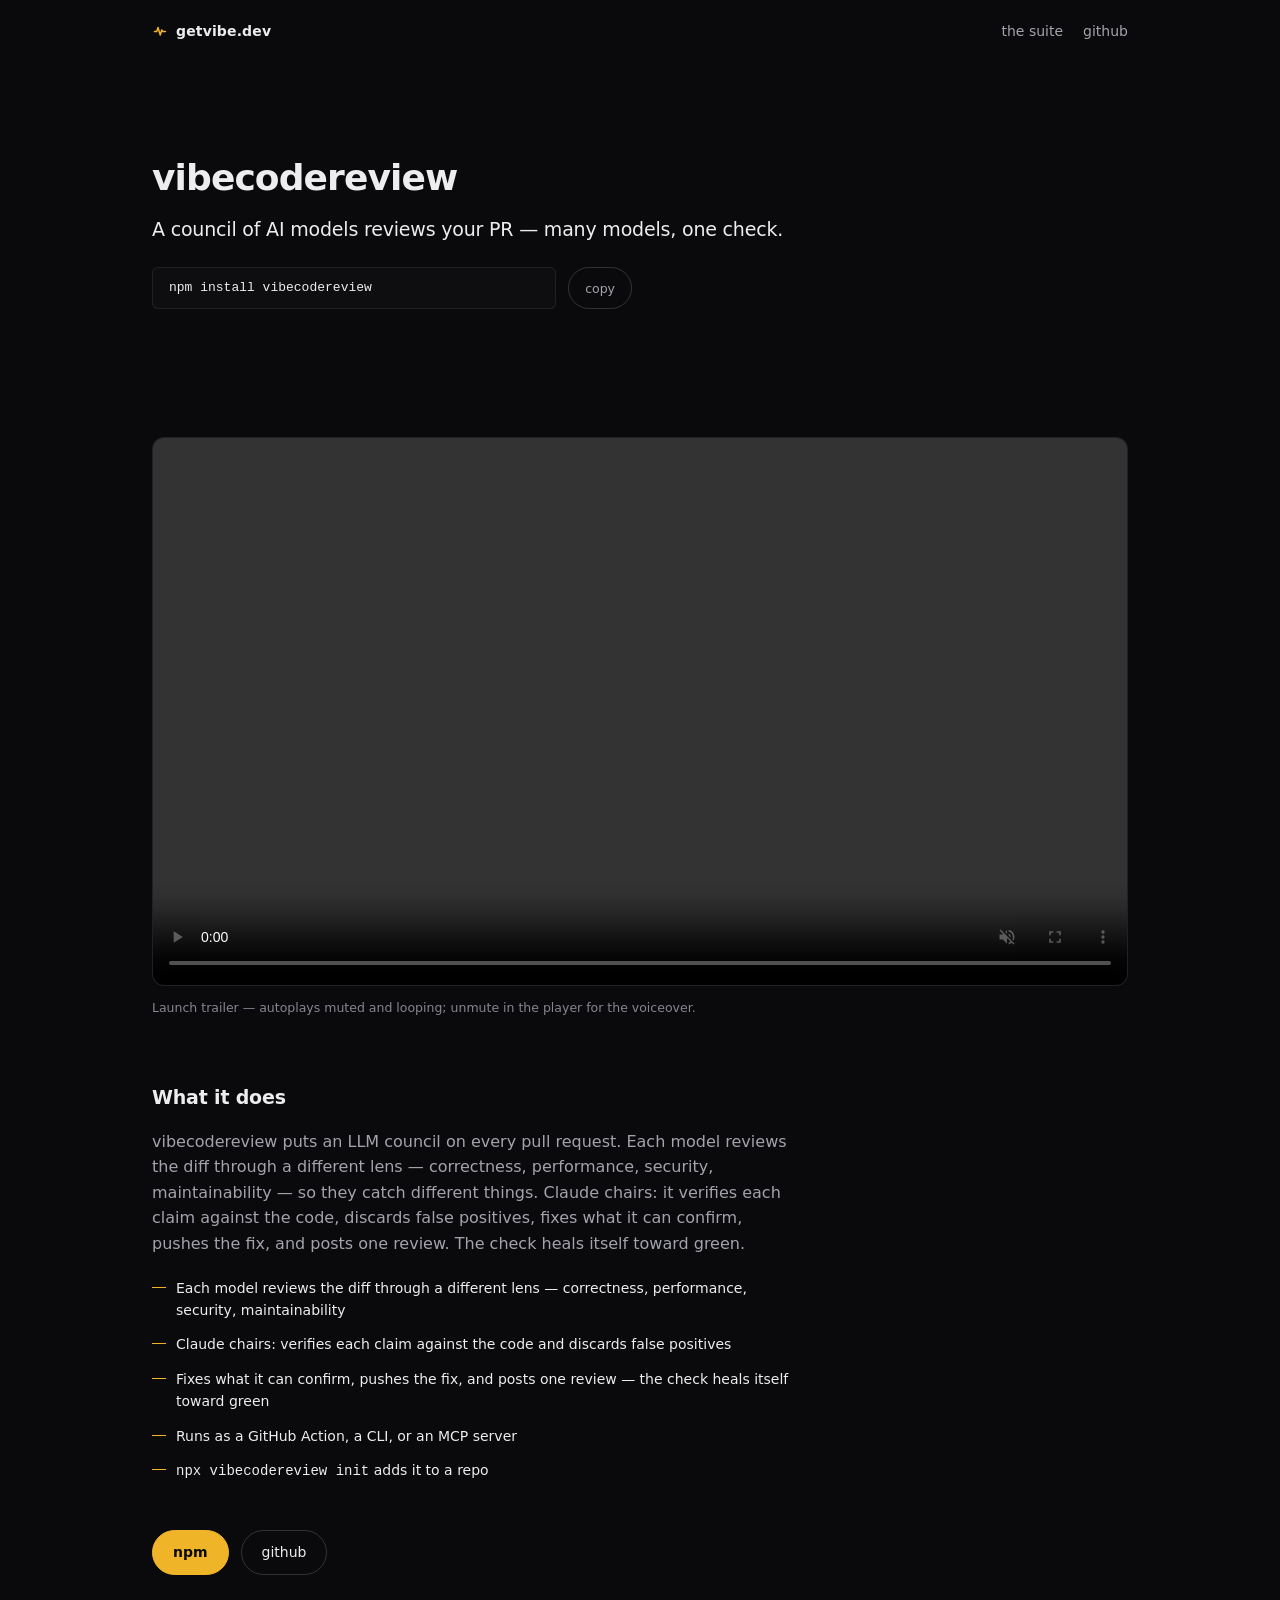
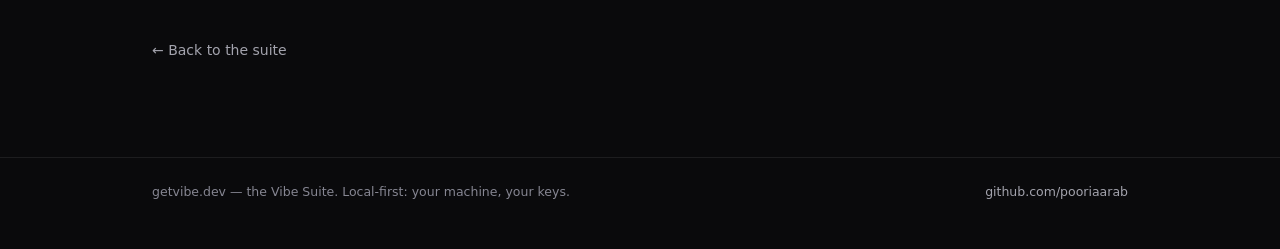
<file: vibecodereview/index.html>
<!DOCTYPE html>
<html lang="en">
<head>
  <meta charset="utf-8">
  <meta name="viewport" content="width=device-width, initial-scale=1">
  <title>vibecodereview — a council of AI models reviews your PR · getvibe.dev</title>
  <meta name="description" content="vibecodereview runs a council of AI models on every pull request — many models, one check. Claude chairs: verifies each claim, fixes what it can, posts one review. Install: npm install vibecodereview. Part of the Vibe Suite.">
  <link rel="canonical" href="https://getvibe.dev/vibecodereview">
  <meta name="color-scheme" content="dark">
  <meta name="theme-color" content="#0a0a0c">
  <link rel="icon" type="image/svg+xml" href="/favicon.svg">

  <!-- Open Graph -->
  <meta property="og:type" content="website">
  <meta property="og:site_name" content="getvibe.dev">
  <meta property="og:title" content="vibecodereview — a council of AI models reviews your PR">
  <meta property="og:description" content="Many models, one check. Claude chairs the council: verifies each claim, fixes what it can confirm, posts one review. Local-first: your machine, your keys.">
  <meta property="og:url" content="https://getvibe.dev/vibecodereview">
  <meta property="og:locale" content="en_US">

  <!-- Twitter Card -->
  <meta name="twitter:card" content="summary">
  <meta name="twitter:title" content="vibecodereview — a council of AI models reviews your PR">
  <meta name="twitter:description" content="Many models, one check. Claude chairs the council: verifies each claim, fixes what it can confirm, posts one review. Local-first: your machine, your keys.">

  <link rel="stylesheet" href="/styles.css">

  <script type="application/ld+json">
  {
    "@context": "https://schema.org",
    "@type": "SoftwareApplication",
    "name": "vibecodereview",
    "description": "vibecodereview runs a council of AI models on every pull request — many models, one check. Claude chairs: verifies each claim against the code, fixes what it can confirm, posts one review. Install: npm install vibecodereview.",
    "applicationCategory": "DeveloperApplication",
    "operatingSystem": "macOS, Linux, Windows",
    "url": "https://www.npmjs.com/package/vibecodereview",
    "codeRepository": "https://github.com/pooriaarab/vibecodereview",
    "author": { "@type": "Person", "url": "https://github.com/pooriaarab" },
    "isPartOf": { "@type": "WebSite", "@id": "https://getvibe.dev/#website", "url": "https://getvibe.dev/", "name": "getvibe.dev — The Vibe Suite" }
  }
  </script>
</head>
<body>
  <a class="skip-link" href="#main">Skip to content</a>

  <header class="site-header">
    <div class="container header-in">
      <a class="wordmark" href="/">
        <svg viewBox="0 0 64 64" aria-hidden="true" focusable="false"><path d="M10 34h9l5-16 9 30 6-20 4 6h11" fill="none" stroke="currentColor" stroke-width="6" stroke-linecap="round" stroke-linejoin="round"/></svg>
        getvibe.dev
      </a>
      <nav class="site-nav" aria-label="Site">
        <a href="/">the suite</a>
        <a href="https://github.com/pooriaarab" rel="noopener">github</a>
      </nav>
    </div>
  </header>

  <main id="main">
    <div class="container">
      <article>
        <header class="hero product-hero">
          <h1>vibecodereview</h1>
          <p class="lede">A council of AI models reviews your PR — many models, one check.</p>
          <div class="install">
            <code class="cmd">npm install vibecodereview</code>
            <button class="copy" type="button" data-copy="npm install vibecodereview" aria-label="Copy install command: npm install vibecodereview" aria-live="polite">copy</button>
          </div>
        </header>

        <figure class="demo">
          <video src="/videos/vibecodereview-16x9.mp4" autoplay muted loop playsinline controls preload="metadata" aria-label="vibecodereview launch trailer"></video>
          <figcaption>Launch trailer &mdash; autoplays muted and looping; unmute in the player for the voiceover.</figcaption>
        </figure>

        <section class="about" aria-labelledby="about-title">
          <h2 id="about-title">What it does</h2>
          <p>vibecodereview puts an LLM council on every pull request. Each model reviews the diff through a different lens — correctness, performance, security, maintainability — so they catch different things. Claude chairs: it verifies each claim against the code, discards false positives, fixes what it can confirm, pushes the fix, and posts one review. The check heals itself toward green.</p>
          <ul class="features">
            <li>Each model reviews the diff through a different lens — correctness, performance, security, maintainability</li>
            <li>Claude chairs: verifies each claim against the code and discards false positives</li>
            <li>Fixes what it can confirm, pushes the fix, and posts one review — the check heals itself toward green</li>
            <li>Runs as a GitHub Action, a CLI, or an MCP server</li>
            <li><code>npx vibecodereview init</code> adds it to a repo</li>
          </ul>
        </section>

        <p class="actions">
          <a class="btn btn--accent" href="https://www.npmjs.com/package/vibecodereview" rel="noopener" aria-label="vibecodereview on npm">npm</a>
          <a class="btn" href="https://github.com/pooriaarab/vibecodereview" rel="noopener" aria-label="vibecodereview on GitHub">github</a>
        </p>

        <p class="back"><a href="/"><span aria-hidden="true">&larr; </span>Back to the suite</a></p>
      </article>
    </div>
  </main>

  <footer class="site-footer">
    <div class="container footer-in">
      <p>getvibe.dev — the Vibe Suite. Local-first: your machine, your keys.</p>
      <p><a href="https://github.com/pooriaarab" rel="noopener">github.com/pooriaarab</a></p>
    </div>
  </footer>

  <script>
    (function () {
      function flash(btn, ok) {
        btn.textContent = ok ? 'copied' : 'failed';
        btn.classList.toggle('copied', ok);
        setTimeout(function () {
          btn.textContent = 'copy';
          btn.classList.remove('copied');
        }, 1400);
      }
      function copyText(text) {
        if (navigator.clipboard && window.isSecureContext) {
          return navigator.clipboard.writeText(text).then(function () { return true; }, function () { return false; });
        }
        return new Promise(function (resolve) {
          var ta = document.createElement('textarea');
          ta.value = text;
          ta.setAttribute('readonly', '');
          ta.style.position = 'absolute';
          ta.style.left = '-9999px';
          document.body.appendChild(ta);
          ta.select();
          var ok = false;
          try { ok = document.execCommand('copy'); } catch (e) {}
          document.body.removeChild(ta);
          resolve(ok);
        });
      }
      document.querySelectorAll('.copy').forEach(function (btn) {
        btn.addEventListener('click', function () {
          copyText(btn.dataset.copy).then(function (ok) { flash(btn, ok); });
        });
      });
    })();
  </script>
</body>
</html>
</file>
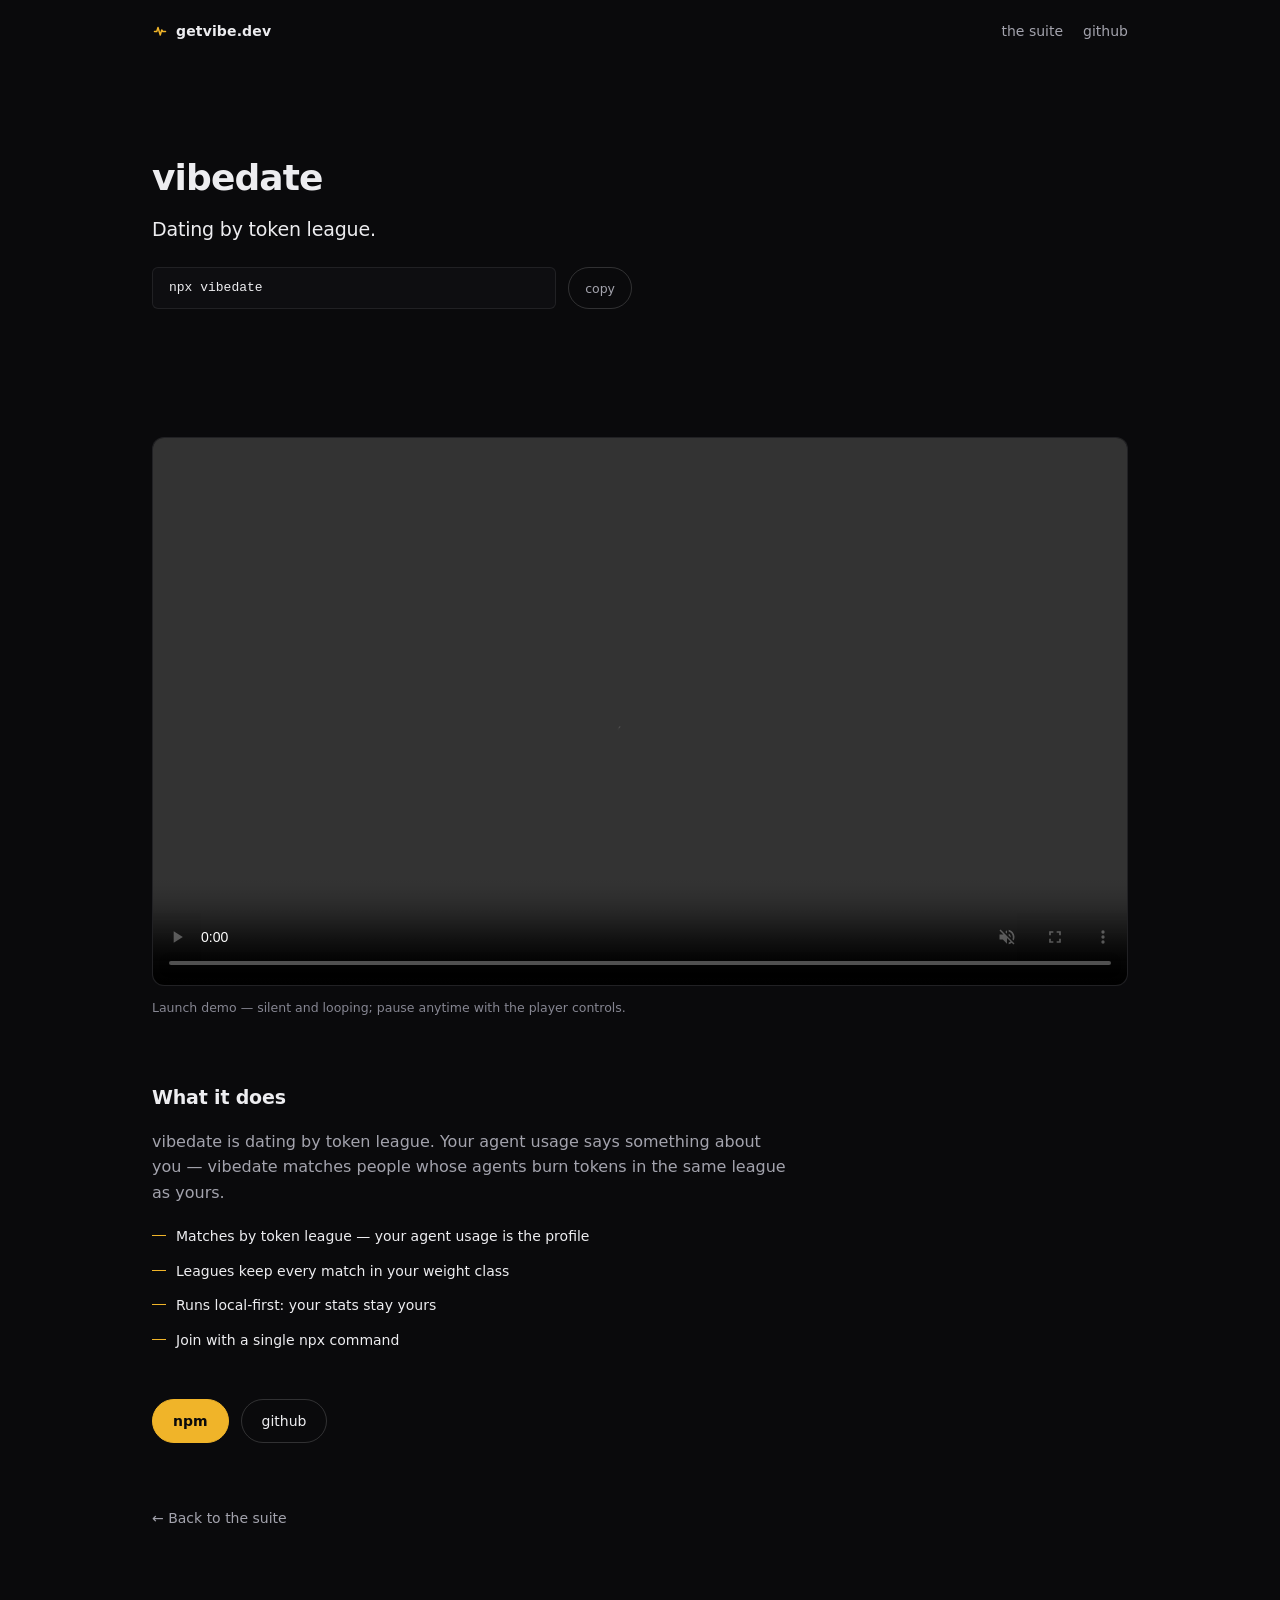
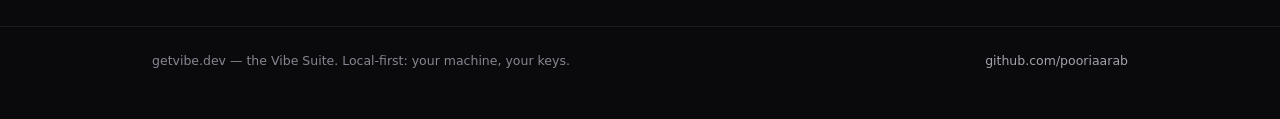
<file: vibedate/index.html>
<!DOCTYPE html>
<html lang="en">
<head>
  <meta charset="utf-8">
  <meta name="viewport" content="width=device-width, initial-scale=1">
  <title>vibedate — dating by token league · getvibe.dev</title>
  <meta name="description" content="vibedate is dating by token league — your agent usage is your profile, and matches stay in your league. One command: npx vibedate. Part of the Vibe Suite.">
  <link rel="canonical" href="https://getvibe.dev/vibedate">
  <meta name="color-scheme" content="dark">
  <meta name="theme-color" content="#0a0a0c">
  <link rel="icon" type="image/svg+xml" href="/favicon.svg">

  <!-- Open Graph -->
  <meta property="og:type" content="website">
  <meta property="og:site_name" content="getvibe.dev">
  <meta property="og:title" content="vibedate — dating by token league">
  <meta property="og:description" content="Your agent usage is your profile; matches stay in your token league. Local-first: your machine, your keys.">
  <meta property="og:url" content="https://getvibe.dev/vibedate">
  <meta property="og:locale" content="en_US">

  <!-- Twitter Card -->
  <meta name="twitter:card" content="summary">
  <meta name="twitter:title" content="vibedate — dating by token league">
  <meta name="twitter:description" content="Your agent usage is your profile; matches stay in your token league. Local-first: your machine, your keys.">

  <link rel="stylesheet" href="/styles.css">

  <script type="application/ld+json">
  {
    "@context": "https://schema.org",
    "@type": "SoftwareApplication",
    "name": "vibedate",
    "description": "vibedate is dating by token league — your agent usage is your profile, and matches stay in your league. One command: npx vibedate.",
    "applicationCategory": "DeveloperApplication",
    "operatingSystem": "macOS, Linux, Windows",
    "url": "https://www.npmjs.com/package/vibedate",
    "codeRepository": "https://github.com/pooriaarab/vibedating",
    "author": { "@type": "Person", "url": "https://github.com/pooriaarab" },
    "isPartOf": { "@type": "WebSite", "@id": "https://getvibe.dev/#website", "url": "https://getvibe.dev/", "name": "getvibe.dev — The Vibe Suite" }
  }
  </script>
</head>
<body>
  <a class="skip-link" href="#main">Skip to content</a>

  <header class="site-header">
    <div class="container header-in">
      <a class="wordmark" href="/">
        <svg viewBox="0 0 64 64" aria-hidden="true" focusable="false"><path d="M10 34h9l5-16 9 30 6-20 4 6h11" fill="none" stroke="currentColor" stroke-width="6" stroke-linecap="round" stroke-linejoin="round"/></svg>
        getvibe.dev
      </a>
      <nav class="site-nav" aria-label="Site">
        <a href="/">the suite</a>
        <a href="https://github.com/pooriaarab" rel="noopener">github</a>
      </nav>
    </div>
  </header>

  <main id="main">
    <div class="container">
      <article>
        <header class="hero product-hero">
          <h1>vibedate</h1>
          <p class="lede">Dating by token league.</p>
          <div class="install">
            <code class="cmd">npx vibedate</code>
            <button class="copy" type="button" data-copy="npx vibedate" aria-label="Copy install command: npx vibedate" aria-live="polite">copy</button>
          </div>
        </header>

        <figure class="demo">
          <video src="/videos/vibedate-16x9.mp4" autoplay muted loop playsinline controls preload="metadata" aria-label="vibedate launch demo video, no audio"></video>
          <figcaption>Launch demo — silent and looping; pause anytime with the player controls.</figcaption>
        </figure>

        <section class="about" aria-labelledby="about-title">
          <h2 id="about-title">What it does</h2>
          <p>vibedate is dating by token league. Your agent usage says something about you — vibedate matches people whose agents burn tokens in the same league as yours.</p>
          <ul class="features">
            <li>Matches by token league — your agent usage is the profile</li>
            <li>Leagues keep every match in your weight class</li>
            <li>Runs local-first: your stats stay yours</li>
            <li>Join with a single npx command</li>
          </ul>
        </section>

        <p class="actions">
          <a class="btn btn--accent" href="https://www.npmjs.com/package/vibedate" rel="noopener" aria-label="vibedate on npm">npm</a>
          <a class="btn" href="https://github.com/pooriaarab/vibedating" rel="noopener" aria-label="vibedate on GitHub">github</a>
        </p>

        <p class="back"><a href="/"><span aria-hidden="true">&larr; </span>Back to the suite</a></p>
      </article>
    </div>
  </main>

  <footer class="site-footer">
    <div class="container footer-in">
      <p>getvibe.dev — the Vibe Suite. Local-first: your machine, your keys.</p>
      <p><a href="https://github.com/pooriaarab" rel="noopener">github.com/pooriaarab</a></p>
    </div>
  </footer>

  <script>
    (function () {
      if (window.matchMedia('(prefers-reduced-motion: reduce)').matches) {
        document.querySelectorAll('video[autoplay]').forEach(function (v) {
          v.removeAttribute('autoplay');
          v.pause();
        });
      }
      function flash(btn, ok) {
        btn.textContent = ok ? 'copied' : 'failed';
        btn.classList.toggle('copied', ok);
        setTimeout(function () {
          btn.textContent = 'copy';
          btn.classList.remove('copied');
        }, 1400);
      }
      function copyText(text) {
        if (navigator.clipboard && window.isSecureContext) {
          return navigator.clipboard.writeText(text).then(function () { return true; }, function () { return false; });
        }
        return new Promise(function (resolve) {
          var ta = document.createElement('textarea');
          ta.value = text;
          ta.setAttribute('readonly', '');
          ta.style.position = 'absolute';
          ta.style.left = '-9999px';
          document.body.appendChild(ta);
          ta.select();
          var ok = false;
          try { ok = document.execCommand('copy'); } catch (e) {}
          document.body.removeChild(ta);
          resolve(ok);
        });
      }
      document.querySelectorAll('.copy').forEach(function (btn) {
        btn.addEventListener('click', function () {
          copyText(btn.dataset.copy).then(function (ok) { flash(btn, ok); });
        });
      });
    })();
  </script>
</body>
</html>
</file>
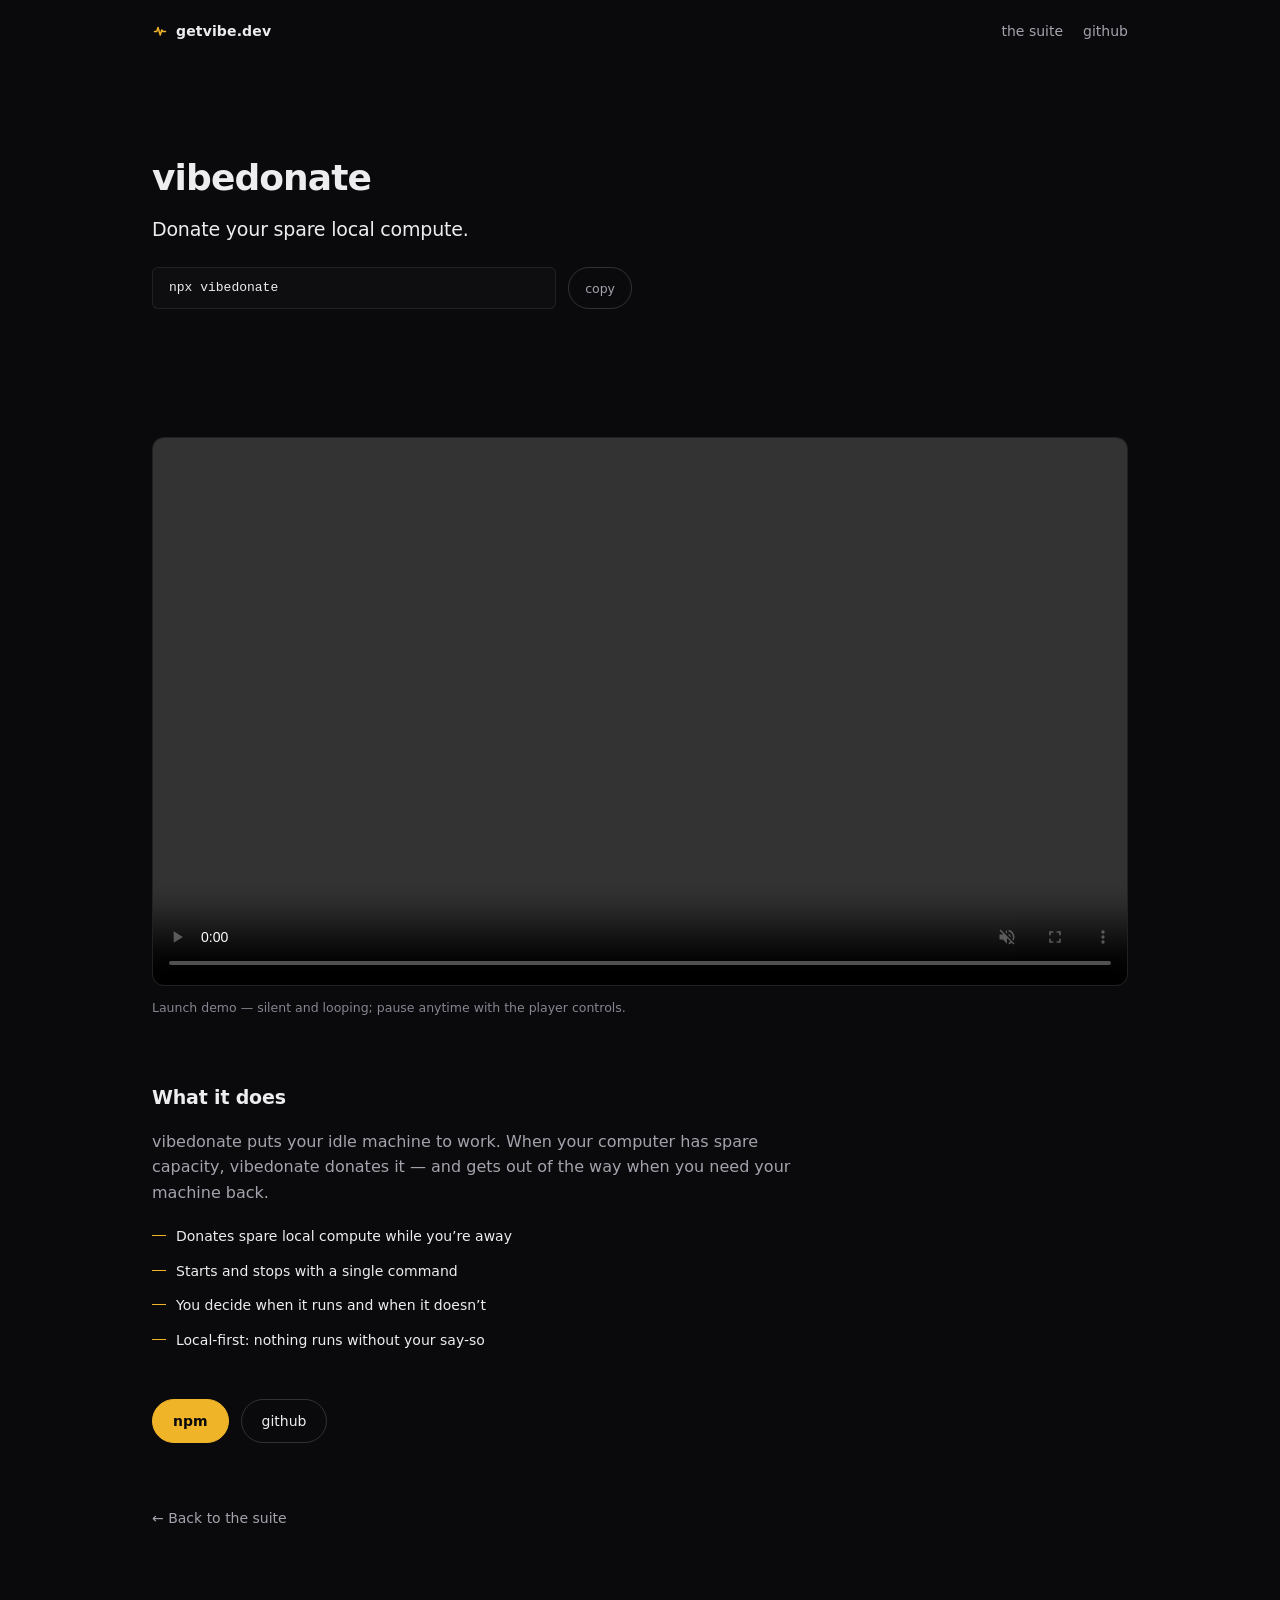
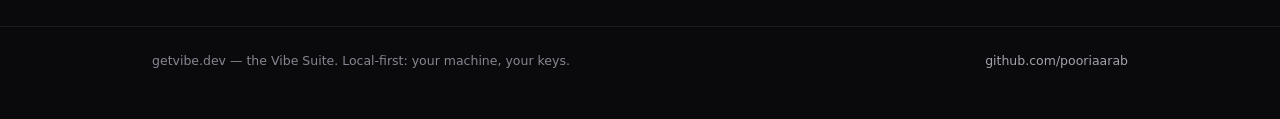
<file: vibedonate/index.html>
<!DOCTYPE html>
<html lang="en">
<head>
  <meta charset="utf-8">
  <meta name="viewport" content="width=device-width, initial-scale=1">
  <title>vibedonate — donate your spare local compute · getvibe.dev</title>
  <meta name="description" content="vibedonate donates your spare local compute while your machine is idle — you control when it runs. One command: npx vibedonate. Part of the Vibe Suite.">
  <link rel="canonical" href="https://getvibe.dev/vibedonate">
  <meta name="color-scheme" content="dark">
  <meta name="theme-color" content="#0a0a0c">
  <link rel="icon" type="image/svg+xml" href="/favicon.svg">

  <!-- Open Graph -->
  <meta property="og:type" content="website">
  <meta property="og:site_name" content="getvibe.dev">
  <meta property="og:title" content="vibedonate — donate your spare local compute">
  <meta property="og:description" content="Put your idle machine to work; you decide when it runs. Local-first: your machine, your keys.">
  <meta property="og:url" content="https://getvibe.dev/vibedonate">
  <meta property="og:locale" content="en_US">

  <!-- Twitter Card -->
  <meta name="twitter:card" content="summary">
  <meta name="twitter:title" content="vibedonate — donate your spare local compute">
  <meta name="twitter:description" content="Put your idle machine to work; you decide when it runs. Local-first: your machine, your keys.">

  <link rel="stylesheet" href="/styles.css">

  <script type="application/ld+json">
  {
    "@context": "https://schema.org",
    "@type": "SoftwareApplication",
    "name": "vibedonate",
    "description": "vibedonate donates your spare local compute while your machine is idle — you control when it runs. One command: npx vibedonate.",
    "applicationCategory": "DeveloperApplication",
    "operatingSystem": "macOS, Linux, Windows",
    "url": "https://www.npmjs.com/package/vibedonate",
    "codeRepository": "https://github.com/pooriaarab/vibedonate",
    "author": { "@type": "Person", "url": "https://github.com/pooriaarab" },
    "isPartOf": { "@type": "WebSite", "@id": "https://getvibe.dev/#website", "url": "https://getvibe.dev/", "name": "getvibe.dev — The Vibe Suite" }
  }
  </script>
</head>
<body>
  <a class="skip-link" href="#main">Skip to content</a>

  <header class="site-header">
    <div class="container header-in">
      <a class="wordmark" href="/">
        <svg viewBox="0 0 64 64" aria-hidden="true" focusable="false"><path d="M10 34h9l5-16 9 30 6-20 4 6h11" fill="none" stroke="currentColor" stroke-width="6" stroke-linecap="round" stroke-linejoin="round"/></svg>
        getvibe.dev
      </a>
      <nav class="site-nav" aria-label="Site">
        <a href="/">the suite</a>
        <a href="https://github.com/pooriaarab" rel="noopener">github</a>
      </nav>
    </div>
  </header>

  <main id="main">
    <div class="container">
      <article>
        <header class="hero product-hero">
          <h1>vibedonate</h1>
          <p class="lede">Donate your spare local compute.</p>
          <div class="install">
            <code class="cmd">npx vibedonate</code>
            <button class="copy" type="button" data-copy="npx vibedonate" aria-label="Copy install command: npx vibedonate" aria-live="polite">copy</button>
          </div>
        </header>

        <figure class="demo">
          <video src="/videos/vibedonate-16x9.mp4" autoplay muted loop playsinline controls preload="metadata" aria-label="vibedonate launch demo video, no audio"></video>
          <figcaption>Launch demo — silent and looping; pause anytime with the player controls.</figcaption>
        </figure>

        <section class="about" aria-labelledby="about-title">
          <h2 id="about-title">What it does</h2>
          <p>vibedonate puts your idle machine to work. When your computer has spare capacity, vibedonate donates it — and gets out of the way when you need your machine back.</p>
          <ul class="features">
            <li>Donates spare local compute while you&rsquo;re away</li>
            <li>Starts and stops with a single command</li>
            <li>You decide when it runs and when it doesn&rsquo;t</li>
            <li>Local-first: nothing runs without your say-so</li>
          </ul>
        </section>

        <p class="actions">
          <a class="btn btn--accent" href="https://www.npmjs.com/package/vibedonate" rel="noopener" aria-label="vibedonate on npm">npm</a>
          <a class="btn" href="https://github.com/pooriaarab/vibedonate" rel="noopener" aria-label="vibedonate on GitHub">github</a>
        </p>

        <p class="back"><a href="/"><span aria-hidden="true">&larr; </span>Back to the suite</a></p>
      </article>
    </div>
  </main>

  <footer class="site-footer">
    <div class="container footer-in">
      <p>getvibe.dev — the Vibe Suite. Local-first: your machine, your keys.</p>
      <p><a href="https://github.com/pooriaarab" rel="noopener">github.com/pooriaarab</a></p>
    </div>
  </footer>

  <script>
    (function () {
      if (window.matchMedia('(prefers-reduced-motion: reduce)').matches) {
        document.querySelectorAll('video[autoplay]').forEach(function (v) {
          v.removeAttribute('autoplay');
          v.pause();
        });
      }
      function flash(btn, ok) {
        btn.textContent = ok ? 'copied' : 'failed';
        btn.classList.toggle('copied', ok);
        setTimeout(function () {
          btn.textContent = 'copy';
          btn.classList.remove('copied');
        }, 1400);
      }
      function copyText(text) {
        if (navigator.clipboard && window.isSecureContext) {
          return navigator.clipboard.writeText(text).then(function () { return true; }, function () { return false; });
        }
        return new Promise(function (resolve) {
          var ta = document.createElement('textarea');
          ta.value = text;
          ta.setAttribute('readonly', '');
          ta.style.position = 'absolute';
          ta.style.left = '-9999px';
          document.body.appendChild(ta);
          ta.select();
          var ok = false;
          try { ok = document.execCommand('copy'); } catch (e) {}
          document.body.removeChild(ta);
          resolve(ok);
        });
      }
      document.querySelectorAll('.copy').forEach(function (btn) {
        btn.addEventListener('click', function () {
          copyText(btn.dataset.copy).then(function (ok) { flash(btn, ok); });
        });
      });
    })();
  </script>
</body>
</html>
</file>
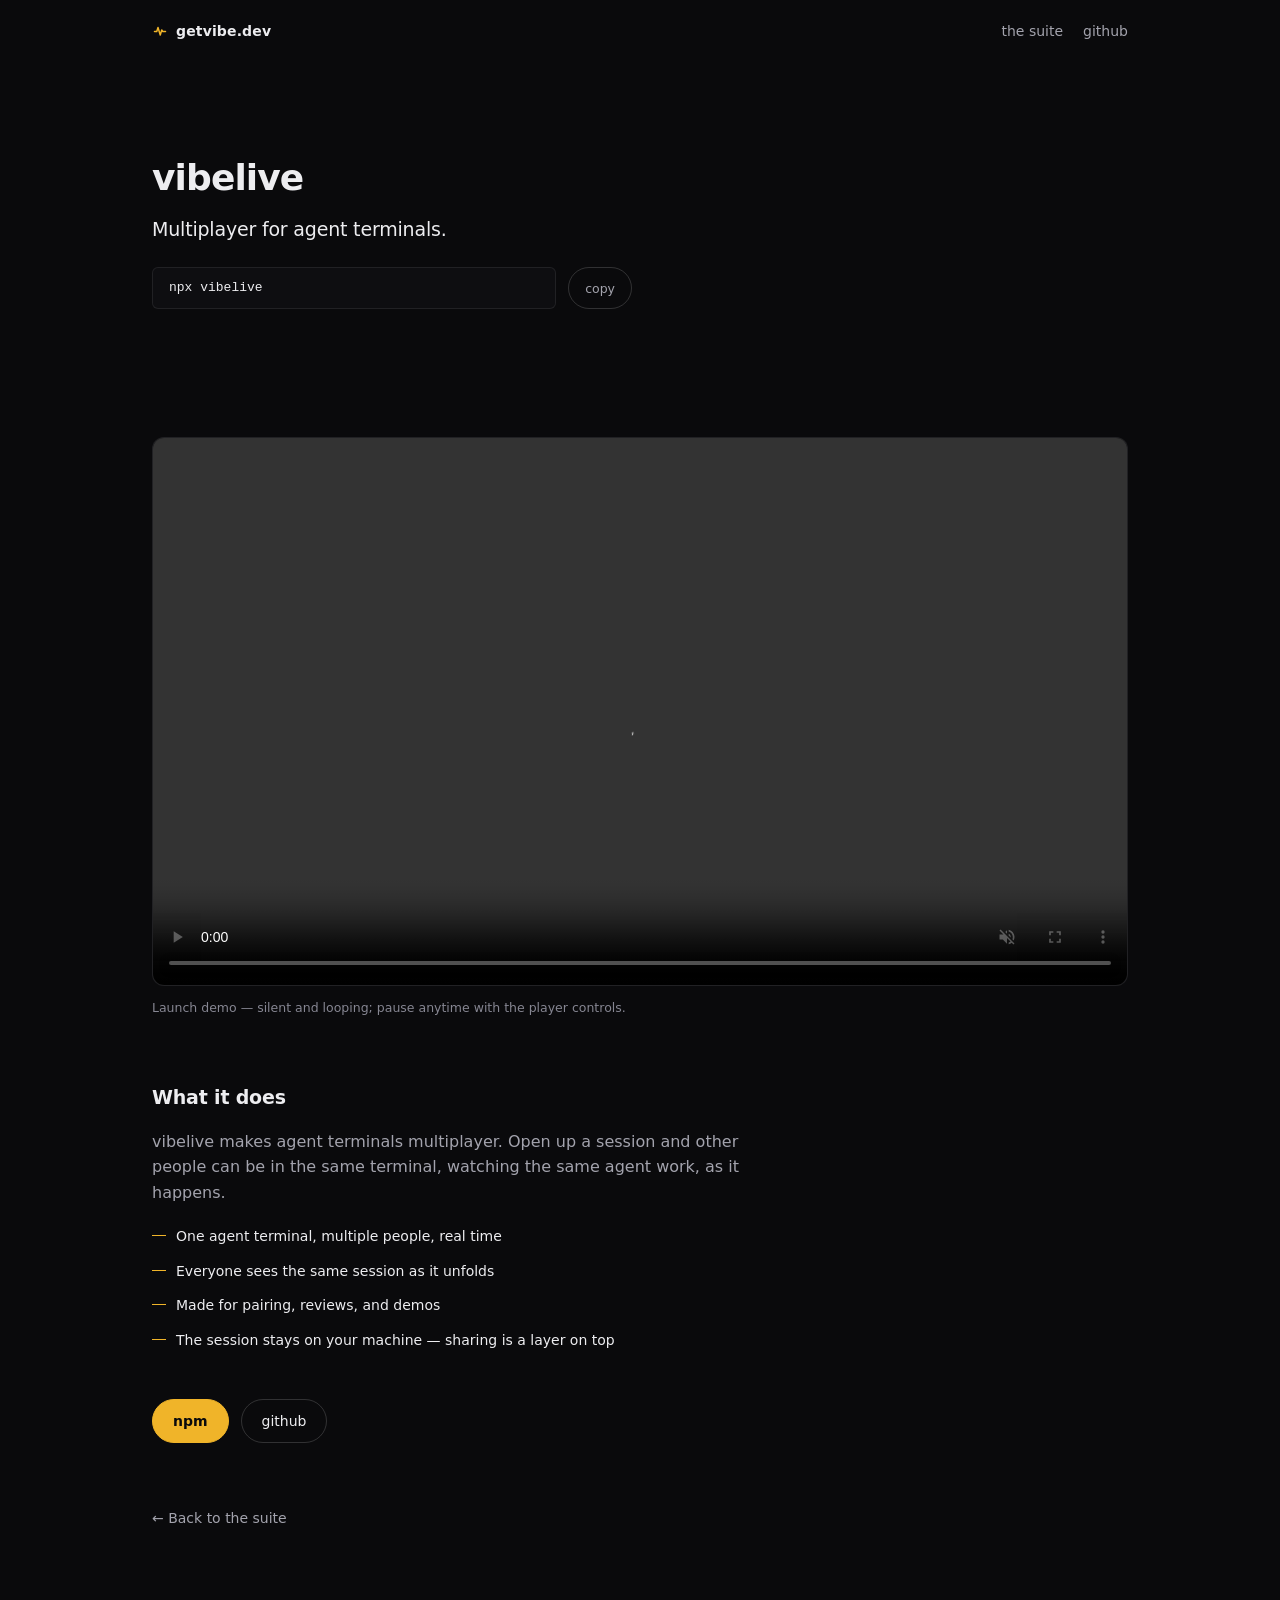
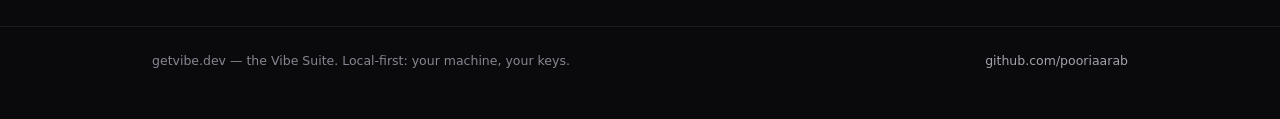
<file: vibelive/index.html>
<!DOCTYPE html>
<html lang="en">
<head>
  <meta charset="utf-8">
  <meta name="viewport" content="width=device-width, initial-scale=1">
  <title>vibelive — multiplayer for agent terminals · getvibe.dev</title>
  <meta name="description" content="vibelive is multiplayer for agent terminals — share one live agent session with your whole team in real time. One command: npx vibelive. Part of the Vibe Suite.">
  <link rel="canonical" href="https://getvibe.dev/vibelive">
  <meta name="color-scheme" content="dark">
  <meta name="theme-color" content="#0a0a0c">
  <link rel="icon" type="image/svg+xml" href="/favicon.svg">

  <!-- Open Graph -->
  <meta property="og:type" content="website">
  <meta property="og:site_name" content="getvibe.dev">
  <meta property="og:title" content="vibelive — multiplayer for agent terminals">
  <meta property="og:description" content="One agent terminal, multiple people, real time. Local-first: your machine, your keys.">
  <meta property="og:url" content="https://getvibe.dev/vibelive">
  <meta property="og:locale" content="en_US">

  <!-- Twitter Card -->
  <meta name="twitter:card" content="summary">
  <meta name="twitter:title" content="vibelive — multiplayer for agent terminals">
  <meta name="twitter:description" content="One agent terminal, multiple people, real time. Local-first: your machine, your keys.">

  <link rel="stylesheet" href="/styles.css">

  <script type="application/ld+json">
  {
    "@context": "https://schema.org",
    "@type": "SoftwareApplication",
    "name": "vibelive",
    "description": "vibelive is multiplayer for agent terminals — share one live agent session with your whole team in real time. One command: npx vibelive.",
    "applicationCategory": "DeveloperApplication",
    "operatingSystem": "macOS, Linux, Windows",
    "url": "https://www.npmjs.com/package/vibelive",
    "codeRepository": "https://github.com/pooriaarab/vibelive",
    "author": { "@type": "Person", "url": "https://github.com/pooriaarab" },
    "isPartOf": { "@type": "WebSite", "@id": "https://getvibe.dev/#website", "url": "https://getvibe.dev/", "name": "getvibe.dev — The Vibe Suite" }
  }
  </script>
</head>
<body>
  <a class="skip-link" href="#main">Skip to content</a>

  <header class="site-header">
    <div class="container header-in">
      <a class="wordmark" href="/">
        <svg viewBox="0 0 64 64" aria-hidden="true" focusable="false"><path d="M10 34h9l5-16 9 30 6-20 4 6h11" fill="none" stroke="currentColor" stroke-width="6" stroke-linecap="round" stroke-linejoin="round"/></svg>
        getvibe.dev
      </a>
      <nav class="site-nav" aria-label="Site">
        <a href="/">the suite</a>
        <a href="https://github.com/pooriaarab" rel="noopener">github</a>
      </nav>
    </div>
  </header>

  <main id="main">
    <div class="container">
      <article>
        <header class="hero product-hero">
          <h1>vibelive</h1>
          <p class="lede">Multiplayer for agent terminals.</p>
          <div class="install">
            <code class="cmd">npx vibelive</code>
            <button class="copy" type="button" data-copy="npx vibelive" aria-label="Copy install command: npx vibelive" aria-live="polite">copy</button>
          </div>
        </header>

        <figure class="demo">
          <video src="/videos/vibelive-16x9.mp4" autoplay muted loop playsinline controls preload="metadata" aria-label="vibelive launch demo video, no audio"></video>
          <figcaption>Launch demo — silent and looping; pause anytime with the player controls.</figcaption>
        </figure>

        <section class="about" aria-labelledby="about-title">
          <h2 id="about-title">What it does</h2>
          <p>vibelive makes agent terminals multiplayer. Open up a session and other people can be in the same terminal, watching the same agent work, as it happens.</p>
          <ul class="features">
            <li>One agent terminal, multiple people, real time</li>
            <li>Everyone sees the same session as it unfolds</li>
            <li>Made for pairing, reviews, and demos</li>
            <li>The session stays on your machine — sharing is a layer on top</li>
          </ul>
        </section>

        <p class="actions">
          <a class="btn btn--accent" href="https://www.npmjs.com/package/vibelive" rel="noopener" aria-label="vibelive on npm">npm</a>
          <a class="btn" href="https://github.com/pooriaarab/vibelive" rel="noopener" aria-label="vibelive on GitHub">github</a>
        </p>

        <p class="back"><a href="/"><span aria-hidden="true">&larr; </span>Back to the suite</a></p>
      </article>
    </div>
  </main>

  <footer class="site-footer">
    <div class="container footer-in">
      <p>getvibe.dev — the Vibe Suite. Local-first: your machine, your keys.</p>
      <p><a href="https://github.com/pooriaarab" rel="noopener">github.com/pooriaarab</a></p>
    </div>
  </footer>

  <script>
    (function () {
      if (window.matchMedia('(prefers-reduced-motion: reduce)').matches) {
        document.querySelectorAll('video[autoplay]').forEach(function (v) {
          v.removeAttribute('autoplay');
          v.pause();
        });
      }
      function flash(btn, ok) {
        btn.textContent = ok ? 'copied' : 'failed';
        btn.classList.toggle('copied', ok);
        setTimeout(function () {
          btn.textContent = 'copy';
          btn.classList.remove('copied');
        }, 1400);
      }
      function copyText(text) {
        if (navigator.clipboard && window.isSecureContext) {
          return navigator.clipboard.writeText(text).then(function () { return true; }, function () { return false; });
        }
        return new Promise(function (resolve) {
          var ta = document.createElement('textarea');
          ta.value = text;
          ta.setAttribute('readonly', '');
          ta.style.position = 'absolute';
          ta.style.left = '-9999px';
          document.body.appendChild(ta);
          ta.select();
          var ok = false;
          try { ok = document.execCommand('copy'); } catch (e) {}
          document.body.removeChild(ta);
          resolve(ok);
        });
      }
      document.querySelectorAll('.copy').forEach(function (btn) {
        btn.addEventListener('click', function () {
          copyText(btn.dataset.copy).then(function (ok) { flash(btn, ok); });
        });
      });
    })();
  </script>
</body>
</html>
</file>
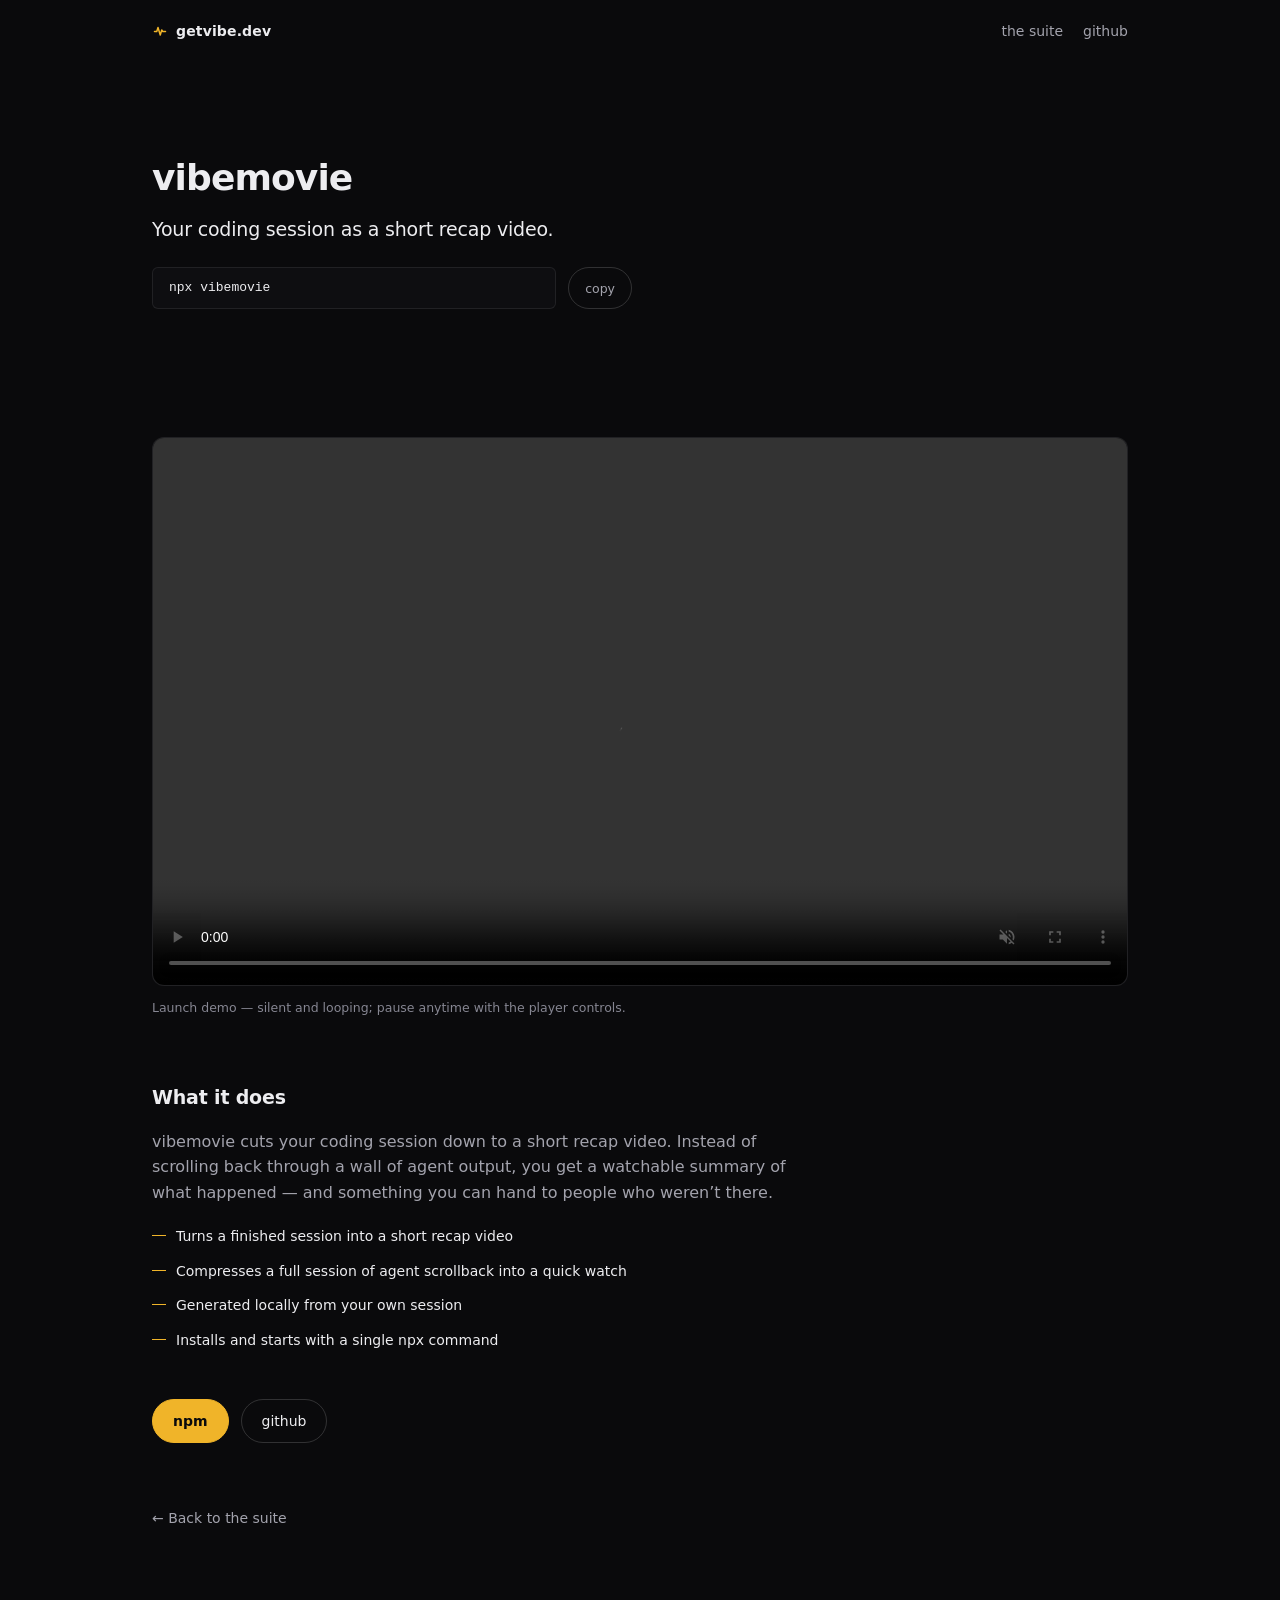
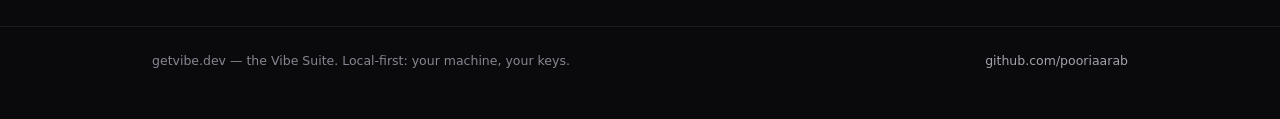
<file: vibemovie/index.html>
<!DOCTYPE html>
<html lang="en">
<head>
  <meta charset="utf-8">
  <meta name="viewport" content="width=device-width, initial-scale=1">
  <title>vibemovie — your coding session as a short recap video · getvibe.dev</title>
  <meta name="description" content="vibemovie cuts your coding session into a short recap video you can watch and share. Local-first, one command: npx vibemovie. Part of the Vibe Suite.">
  <link rel="canonical" href="https://getvibe.dev/vibemovie">
  <meta name="color-scheme" content="dark">
  <meta name="theme-color" content="#0a0a0c">
  <link rel="icon" type="image/svg+xml" href="/favicon.svg">

  <!-- Open Graph -->
  <meta property="og:type" content="website">
  <meta property="og:site_name" content="getvibe.dev">
  <meta property="og:title" content="vibemovie — your coding session as a short recap video">
  <meta property="og:description" content="A watchable recap of your coding session instead of a wall of scrollback. Local-first: your machine, your keys.">
  <meta property="og:url" content="https://getvibe.dev/vibemovie">
  <meta property="og:locale" content="en_US">

  <!-- Twitter Card -->
  <meta name="twitter:card" content="summary">
  <meta name="twitter:title" content="vibemovie — your coding session as a short recap video">
  <meta name="twitter:description" content="A watchable recap of your coding session instead of a wall of scrollback. Local-first: your machine, your keys.">

  <link rel="stylesheet" href="/styles.css">

  <script type="application/ld+json">
  {
    "@context": "https://schema.org",
    "@type": "SoftwareApplication",
    "name": "vibemovie",
    "description": "vibemovie cuts your coding session into a short recap video you can watch and share. Local-first, one command: npx vibemovie.",
    "applicationCategory": "DeveloperApplication",
    "operatingSystem": "macOS, Linux, Windows",
    "url": "https://www.npmjs.com/package/vibemovie",
    "codeRepository": "https://github.com/pooriaarab/vibemovie",
    "author": { "@type": "Person", "url": "https://github.com/pooriaarab" },
    "isPartOf": { "@type": "WebSite", "@id": "https://getvibe.dev/#website", "url": "https://getvibe.dev/", "name": "getvibe.dev — The Vibe Suite" }
  }
  </script>
</head>
<body>
  <a class="skip-link" href="#main">Skip to content</a>

  <header class="site-header">
    <div class="container header-in">
      <a class="wordmark" href="/">
        <svg viewBox="0 0 64 64" aria-hidden="true" focusable="false"><path d="M10 34h9l5-16 9 30 6-20 4 6h11" fill="none" stroke="currentColor" stroke-width="6" stroke-linecap="round" stroke-linejoin="round"/></svg>
        getvibe.dev
      </a>
      <nav class="site-nav" aria-label="Site">
        <a href="/">the suite</a>
        <a href="https://github.com/pooriaarab" rel="noopener">github</a>
      </nav>
    </div>
  </header>

  <main id="main">
    <div class="container">
      <article>
        <header class="hero product-hero">
          <h1>vibemovie</h1>
          <p class="lede">Your coding session as a short recap video.</p>
          <div class="install">
            <code class="cmd">npx vibemovie</code>
            <button class="copy" type="button" data-copy="npx vibemovie" aria-label="Copy install command: npx vibemovie" aria-live="polite">copy</button>
          </div>
        </header>

        <figure class="demo">
          <video src="/videos/vibemovie-16x9.mp4" autoplay muted loop playsinline controls preload="metadata" aria-label="vibemovie launch demo video, no audio"></video>
          <figcaption>Launch demo — silent and looping; pause anytime with the player controls.</figcaption>
        </figure>

        <section class="about" aria-labelledby="about-title">
          <h2 id="about-title">What it does</h2>
          <p>vibemovie cuts your coding session down to a short recap video. Instead of scrolling back through a wall of agent output, you get a watchable summary of what happened — and something you can hand to people who weren&rsquo;t there.</p>
          <ul class="features">
            <li>Turns a finished session into a short recap video</li>
            <li>Compresses a full session of agent scrollback into a quick watch</li>
            <li>Generated locally from your own session</li>
            <li>Installs and starts with a single npx command</li>
          </ul>
        </section>

        <p class="actions">
          <a class="btn btn--accent" href="https://www.npmjs.com/package/vibemovie" rel="noopener" aria-label="vibemovie on npm">npm</a>
          <a class="btn" href="https://github.com/pooriaarab/vibemovie" rel="noopener" aria-label="vibemovie on GitHub">github</a>
        </p>

        <p class="back"><a href="/"><span aria-hidden="true">&larr; </span>Back to the suite</a></p>
      </article>
    </div>
  </main>

  <footer class="site-footer">
    <div class="container footer-in">
      <p>getvibe.dev — the Vibe Suite. Local-first: your machine, your keys.</p>
      <p><a href="https://github.com/pooriaarab" rel="noopener">github.com/pooriaarab</a></p>
    </div>
  </footer>

  <script>
    (function () {
      if (window.matchMedia('(prefers-reduced-motion: reduce)').matches) {
        document.querySelectorAll('video[autoplay]').forEach(function (v) {
          v.removeAttribute('autoplay');
          v.pause();
        });
      }
      function flash(btn, ok) {
        btn.textContent = ok ? 'copied' : 'failed';
        btn.classList.toggle('copied', ok);
        setTimeout(function () {
          btn.textContent = 'copy';
          btn.classList.remove('copied');
        }, 1400);
      }
      function copyText(text) {
        if (navigator.clipboard && window.isSecureContext) {
          return navigator.clipboard.writeText(text).then(function () { return true; }, function () { return false; });
        }
        return new Promise(function (resolve) {
          var ta = document.createElement('textarea');
          ta.value = text;
          ta.setAttribute('readonly', '');
          ta.style.position = 'absolute';
          ta.style.left = '-9999px';
          document.body.appendChild(ta);
          ta.select();
          var ok = false;
          try { ok = document.execCommand('copy'); } catch (e) {}
          document.body.removeChild(ta);
          resolve(ok);
        });
      }
      document.querySelectorAll('.copy').forEach(function (btn) {
        btn.addEventListener('click', function () {
          copyText(btn.dataset.copy).then(function (ok) { flash(btn, ok); });
        });
      });
    })();
  </script>
</body>
</html>
</file>
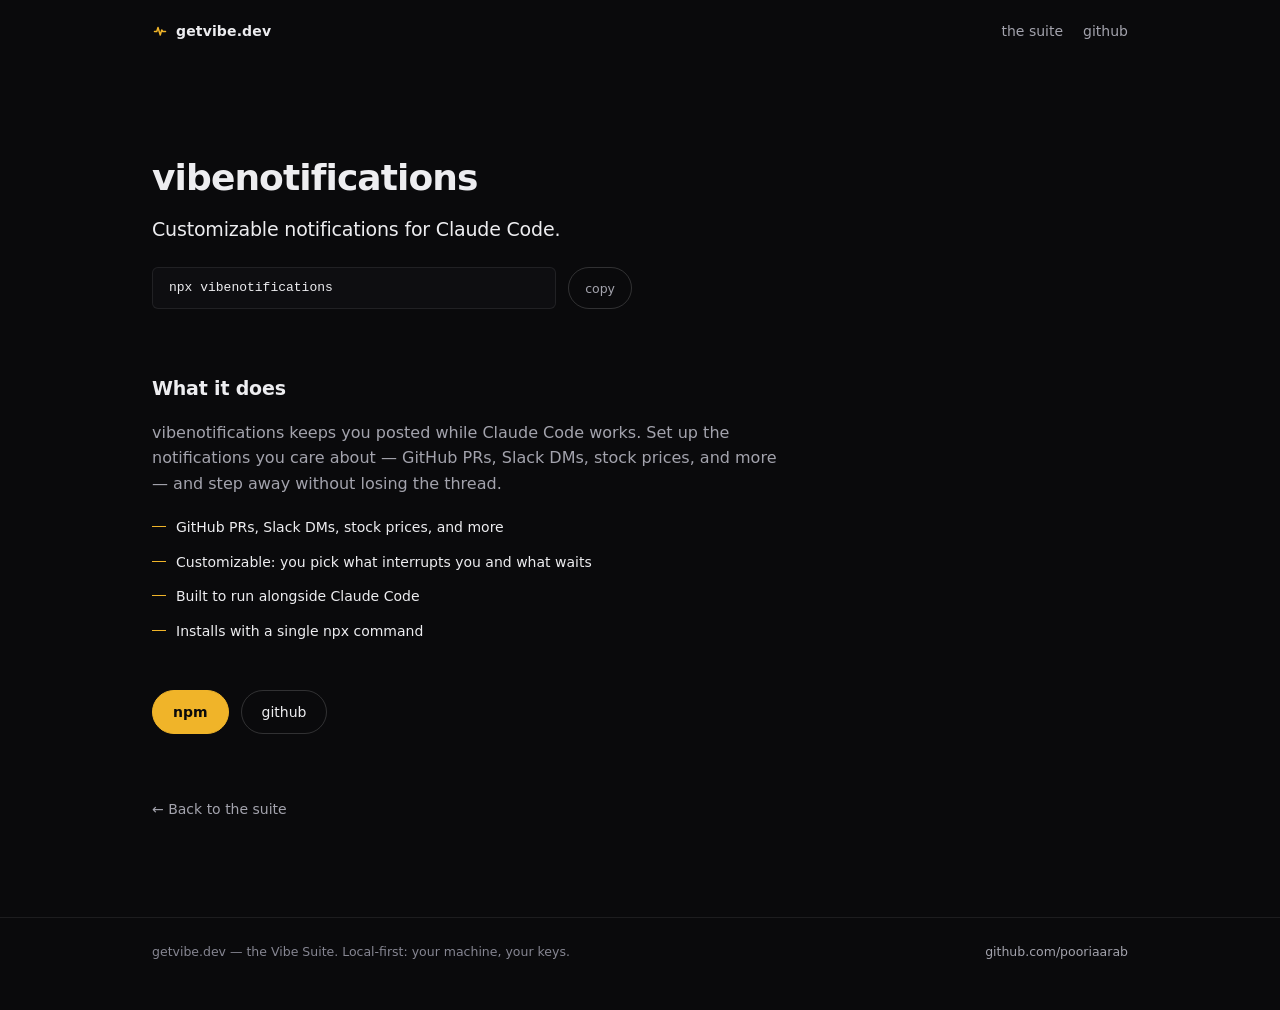
<file: vibenotifications/index.html>
<!DOCTYPE html>
<html lang="en">
<head>
  <meta charset="utf-8">
  <meta name="viewport" content="width=device-width, initial-scale=1">
  <title>vibenotifications — customizable notifications for Claude Code · getvibe.dev</title>
  <meta name="description" content="vibenotifications adds customizable notifications to Claude Code — GitHub PRs, Slack DMs, stock prices, and more. One command: npx vibenotifications. Part of the Vibe Suite.">
  <link rel="canonical" href="https://getvibe.dev/vibenotifications">
  <meta name="color-scheme" content="dark">
  <meta name="theme-color" content="#0a0a0c">
  <link rel="icon" type="image/svg+xml" href="/favicon.svg">

  <!-- Open Graph -->
  <meta property="og:type" content="website">
  <meta property="og:site_name" content="getvibe.dev">
  <meta property="og:title" content="vibenotifications — customizable notifications for Claude Code">
  <meta property="og:description" content="GitHub PRs, Slack DMs, stock prices, and more — while Claude Code works. Local-first: your machine, your keys.">
  <meta property="og:url" content="https://getvibe.dev/vibenotifications">
  <meta property="og:locale" content="en_US">

  <!-- Twitter Card -->
  <meta name="twitter:card" content="summary">
  <meta name="twitter:title" content="vibenotifications — customizable notifications for Claude Code">
  <meta name="twitter:description" content="GitHub PRs, Slack DMs, stock prices, and more — while Claude Code works. Local-first: your machine, your keys.">

  <link rel="stylesheet" href="/styles.css">

  <script type="application/ld+json">
  {
    "@context": "https://schema.org",
    "@type": "SoftwareApplication",
    "name": "vibenotifications",
    "description": "vibenotifications adds customizable notifications to Claude Code — GitHub PRs, Slack DMs, stock prices, and more. One command: npx vibenotifications.",
    "applicationCategory": "DeveloperApplication",
    "operatingSystem": "macOS, Linux, Windows",
    "url": "https://www.npmjs.com/package/vibenotifications",
    "codeRepository": "https://github.com/pooriaarab/vibenotifications",
    "author": { "@type": "Person", "url": "https://github.com/pooriaarab" },
    "isPartOf": { "@type": "WebSite", "@id": "https://getvibe.dev/#website", "url": "https://getvibe.dev/", "name": "getvibe.dev — The Vibe Suite" }
  }
  </script>
</head>
<body>
  <a class="skip-link" href="#main">Skip to content</a>

  <header class="site-header">
    <div class="container header-in">
      <a class="wordmark" href="/">
        <svg viewBox="0 0 64 64" aria-hidden="true" focusable="false"><path d="M10 34h9l5-16 9 30 6-20 4 6h11" fill="none" stroke="currentColor" stroke-width="6" stroke-linecap="round" stroke-linejoin="round"/></svg>
        getvibe.dev
      </a>
      <nav class="site-nav" aria-label="Site">
        <a href="/">the suite</a>
        <a href="https://github.com/pooriaarab" rel="noopener">github</a>
      </nav>
    </div>
  </header>

  <main id="main">
    <div class="container">
      <article>
        <header class="hero product-hero">
          <h1>vibenotifications</h1>
          <p class="lede">Customizable notifications for Claude Code.</p>
          <div class="install">
            <code class="cmd">npx vibenotifications</code>
            <button class="copy" type="button" data-copy="npx vibenotifications" aria-label="Copy install command: npx vibenotifications" aria-live="polite">copy</button>
          </div>
        </header>

        <section class="about" aria-labelledby="about-title">
          <h2 id="about-title">What it does</h2>
          <p>vibenotifications keeps you posted while Claude Code works. Set up the notifications you care about — GitHub PRs, Slack DMs, stock prices, and more — and step away without losing the thread.</p>
          <ul class="features">
            <li>GitHub PRs, Slack DMs, stock prices, and more</li>
            <li>Customizable: you pick what interrupts you and what waits</li>
            <li>Built to run alongside Claude Code</li>
            <li>Installs with a single npx command</li>
          </ul>
        </section>

        <p class="actions">
          <a class="btn btn--accent" href="https://www.npmjs.com/package/vibenotifications" rel="noopener" aria-label="vibenotifications on npm">npm</a>
          <a class="btn" href="https://github.com/pooriaarab/vibenotifications" rel="noopener" aria-label="vibenotifications on GitHub">github</a>
        </p>

        <p class="back"><a href="/"><span aria-hidden="true">&larr; </span>Back to the suite</a></p>
      </article>
    </div>
  </main>

  <footer class="site-footer">
    <div class="container footer-in">
      <p>getvibe.dev — the Vibe Suite. Local-first: your machine, your keys.</p>
      <p><a href="https://github.com/pooriaarab" rel="noopener">github.com/pooriaarab</a></p>
    </div>
  </footer>

  <script>
    (function () {
      function flash(btn, ok) {
        btn.textContent = ok ? 'copied' : 'failed';
        btn.classList.toggle('copied', ok);
        setTimeout(function () {
          btn.textContent = 'copy';
          btn.classList.remove('copied');
        }, 1400);
      }
      function copyText(text) {
        if (navigator.clipboard && window.isSecureContext) {
          return navigator.clipboard.writeText(text).then(function () { return true; }, function () { return false; });
        }
        return new Promise(function (resolve) {
          var ta = document.createElement('textarea');
          ta.value = text;
          ta.setAttribute('readonly', '');
          ta.style.position = 'absolute';
          ta.style.left = '-9999px';
          document.body.appendChild(ta);
          ta.select();
          var ok = false;
          try { ok = document.execCommand('copy'); } catch (e) {}
          document.body.removeChild(ta);
          resolve(ok);
        });
      }
      document.querySelectorAll('.copy').forEach(function (btn) {
        btn.addEventListener('click', function () {
          copyText(btn.dataset.copy).then(function (ok) { flash(btn, ok); });
        });
      });
    })();
  </script>
</body>
</html>
</file>
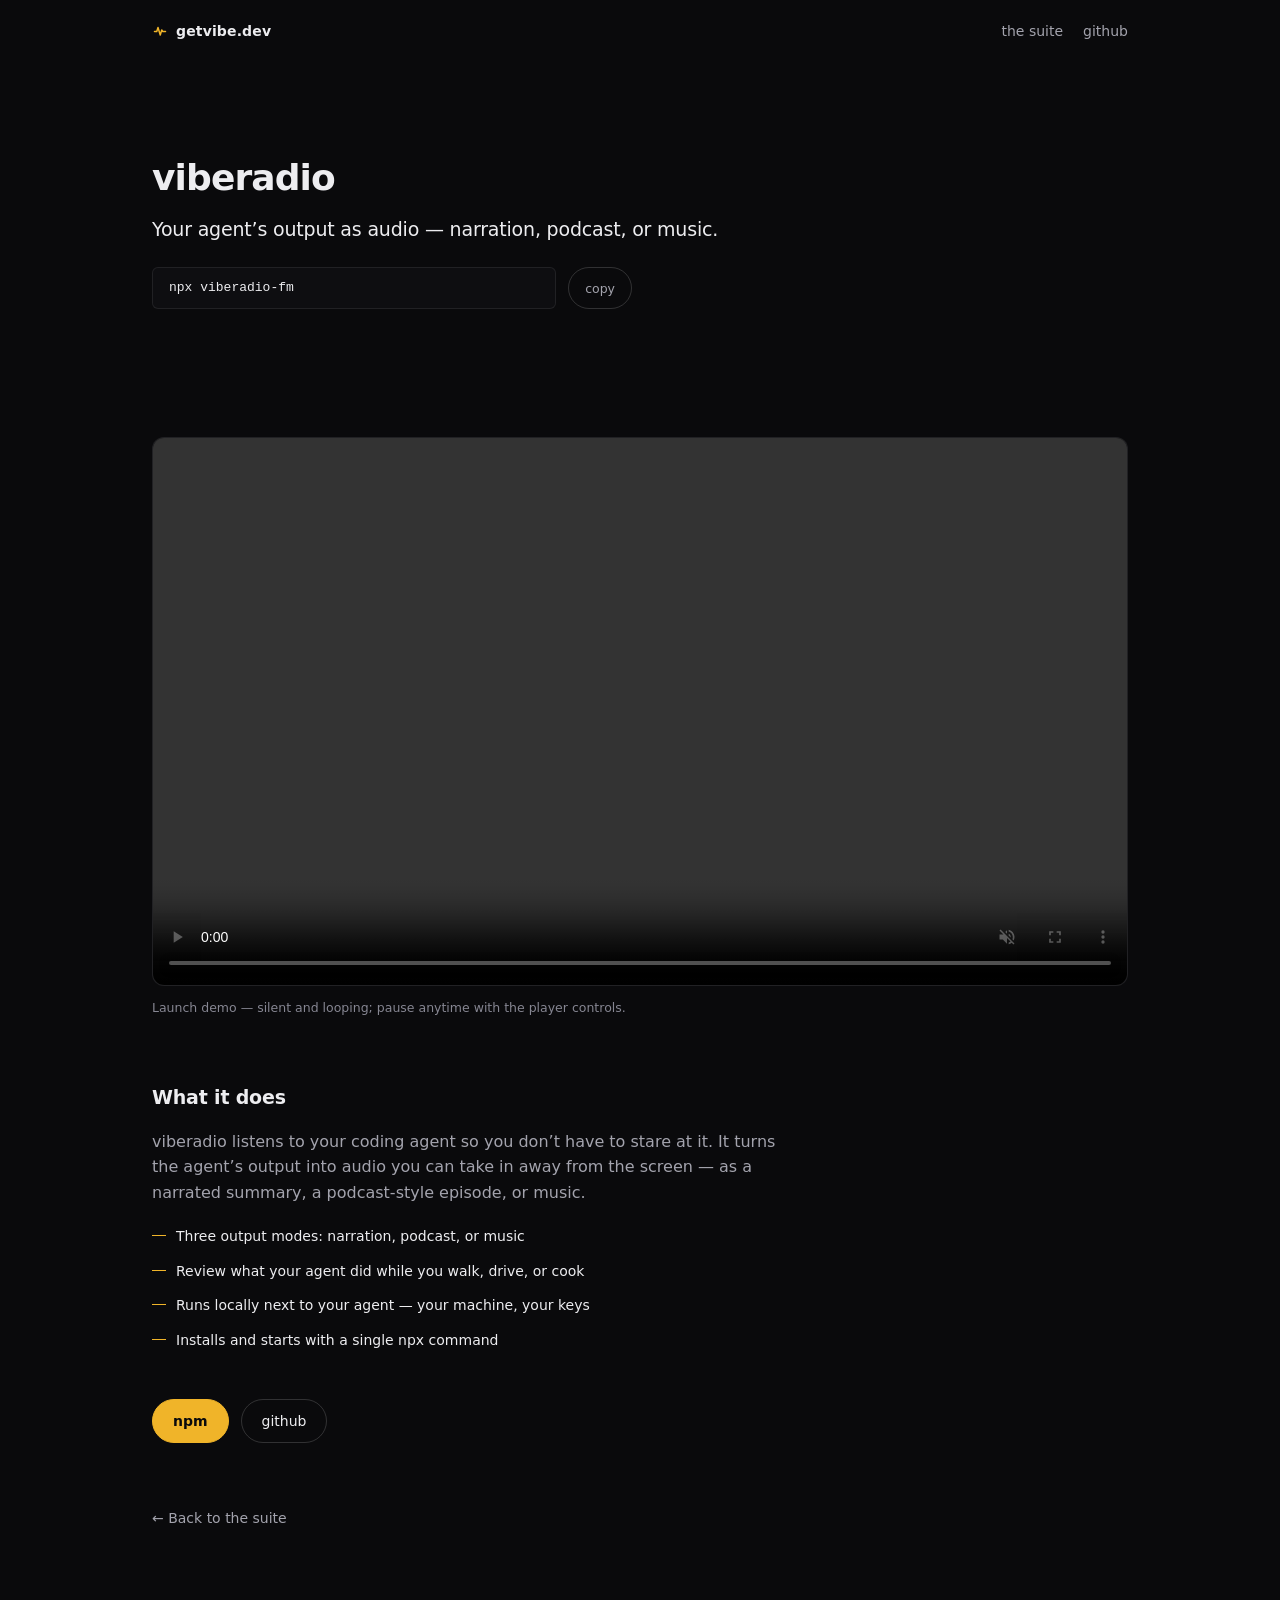
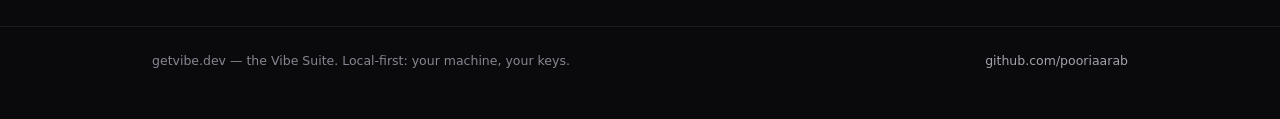
<file: viberadio/index.html>
<!DOCTYPE html>
<html lang="en">
<head>
  <meta charset="utf-8">
  <meta name="viewport" content="width=device-width, initial-scale=1">
  <title>viberadio — your agent&rsquo;s output as audio · getvibe.dev</title>
  <meta name="description" content="viberadio turns your coding agent's output into audio — narration, podcast, or music. Local-first, one command: npx viberadio-fm. Part of the Vibe Suite.">
  <link rel="canonical" href="https://getvibe.dev/viberadio">
  <meta name="color-scheme" content="dark">
  <meta name="theme-color" content="#0a0a0c">
  <link rel="icon" type="image/svg+xml" href="/favicon.svg">

  <!-- Open Graph -->
  <meta property="og:type" content="website">
  <meta property="og:site_name" content="getvibe.dev">
  <meta property="og:title" content="viberadio — your agent's output as audio">
  <meta property="og:description" content="Narration, podcast, or music — viberadio turns your coding agent's output into audio. Local-first: your machine, your keys.">
  <meta property="og:url" content="https://getvibe.dev/viberadio">
  <meta property="og:locale" content="en_US">

  <!-- Twitter Card -->
  <meta name="twitter:card" content="summary">
  <meta name="twitter:title" content="viberadio — your agent's output as audio">
  <meta name="twitter:description" content="Narration, podcast, or music — viberadio turns your coding agent's output into audio. Local-first: your machine, your keys.">

  <link rel="stylesheet" href="/styles.css">

  <script type="application/ld+json">
  {
    "@context": "https://schema.org",
    "@type": "SoftwareApplication",
    "name": "viberadio",
    "description": "viberadio turns your coding agent's output into audio — narration, podcast, or music. Local-first, one command: npx viberadio-fm.",
    "applicationCategory": "DeveloperApplication",
    "operatingSystem": "macOS, Linux, Windows",
    "url": "https://www.npmjs.com/package/viberadio-fm",
    "codeRepository": "https://github.com/pooriaarab/viberadio",
    "author": { "@type": "Person", "url": "https://github.com/pooriaarab" },
    "isPartOf": { "@type": "WebSite", "@id": "https://getvibe.dev/#website", "url": "https://getvibe.dev/", "name": "getvibe.dev — The Vibe Suite" }
  }
  </script>
</head>
<body>
  <a class="skip-link" href="#main">Skip to content</a>

  <header class="site-header">
    <div class="container header-in">
      <a class="wordmark" href="/">
        <svg viewBox="0 0 64 64" aria-hidden="true" focusable="false"><path d="M10 34h9l5-16 9 30 6-20 4 6h11" fill="none" stroke="currentColor" stroke-width="6" stroke-linecap="round" stroke-linejoin="round"/></svg>
        getvibe.dev
      </a>
      <nav class="site-nav" aria-label="Site">
        <a href="/">the suite</a>
        <a href="https://github.com/pooriaarab" rel="noopener">github</a>
      </nav>
    </div>
  </header>

  <main id="main">
    <div class="container">
      <article>
        <header class="hero product-hero">
          <h1>viberadio</h1>
          <p class="lede">Your agent&rsquo;s output as audio — narration, podcast, or music.</p>
          <div class="install">
            <code class="cmd">npx viberadio-fm</code>
            <button class="copy" type="button" data-copy="npx viberadio-fm" aria-label="Copy install command: npx viberadio-fm" aria-live="polite">copy</button>
          </div>
        </header>

        <figure class="demo">
          <video src="/videos/viberadio-16x9.mp4" autoplay muted loop playsinline controls preload="metadata" aria-label="viberadio launch demo video, no audio"></video>
          <figcaption>Launch demo — silent and looping; pause anytime with the player controls.</figcaption>
        </figure>

        <section class="about" aria-labelledby="about-title">
          <h2 id="about-title">What it does</h2>
          <p>viberadio listens to your coding agent so you don&rsquo;t have to stare at it. It turns the agent&rsquo;s output into audio you can take in away from the screen — as a narrated summary, a podcast-style episode, or music.</p>
          <ul class="features">
            <li>Three output modes: narration, podcast, or music</li>
            <li>Review what your agent did while you walk, drive, or cook</li>
            <li>Runs locally next to your agent — your machine, your keys</li>
            <li>Installs and starts with a single npx command</li>
          </ul>
        </section>

        <p class="actions">
          <a class="btn btn--accent" href="https://www.npmjs.com/package/viberadio-fm" rel="noopener" aria-label="viberadio on npm">npm</a>
          <a class="btn" href="https://github.com/pooriaarab/viberadio" rel="noopener" aria-label="viberadio on GitHub">github</a>
        </p>

        <p class="back"><a href="/"><span aria-hidden="true">&larr; </span>Back to the suite</a></p>
      </article>
    </div>
  </main>

  <footer class="site-footer">
    <div class="container footer-in">
      <p>getvibe.dev — the Vibe Suite. Local-first: your machine, your keys.</p>
      <p><a href="https://github.com/pooriaarab" rel="noopener">github.com/pooriaarab</a></p>
    </div>
  </footer>

  <script>
    (function () {
      if (window.matchMedia('(prefers-reduced-motion: reduce)').matches) {
        document.querySelectorAll('video[autoplay]').forEach(function (v) {
          v.removeAttribute('autoplay');
          v.pause();
        });
      }
      function flash(btn, ok) {
        btn.textContent = ok ? 'copied' : 'failed';
        btn.classList.toggle('copied', ok);
        setTimeout(function () {
          btn.textContent = 'copy';
          btn.classList.remove('copied');
        }, 1400);
      }
      function copyText(text) {
        if (navigator.clipboard && window.isSecureContext) {
          return navigator.clipboard.writeText(text).then(function () { return true; }, function () { return false; });
        }
        return new Promise(function (resolve) {
          var ta = document.createElement('textarea');
          ta.value = text;
          ta.setAttribute('readonly', '');
          ta.style.position = 'absolute';
          ta.style.left = '-9999px';
          document.body.appendChild(ta);
          ta.select();
          var ok = false;
          try { ok = document.execCommand('copy'); } catch (e) {}
          document.body.removeChild(ta);
          resolve(ok);
        });
      }
      document.querySelectorAll('.copy').forEach(function (btn) {
        btn.addEventListener('click', function () {
          copyText(btn.dataset.copy).then(function (ok) { flash(btn, ok); });
        });
      });
    })();
  </script>
</body>
</html>
</file>
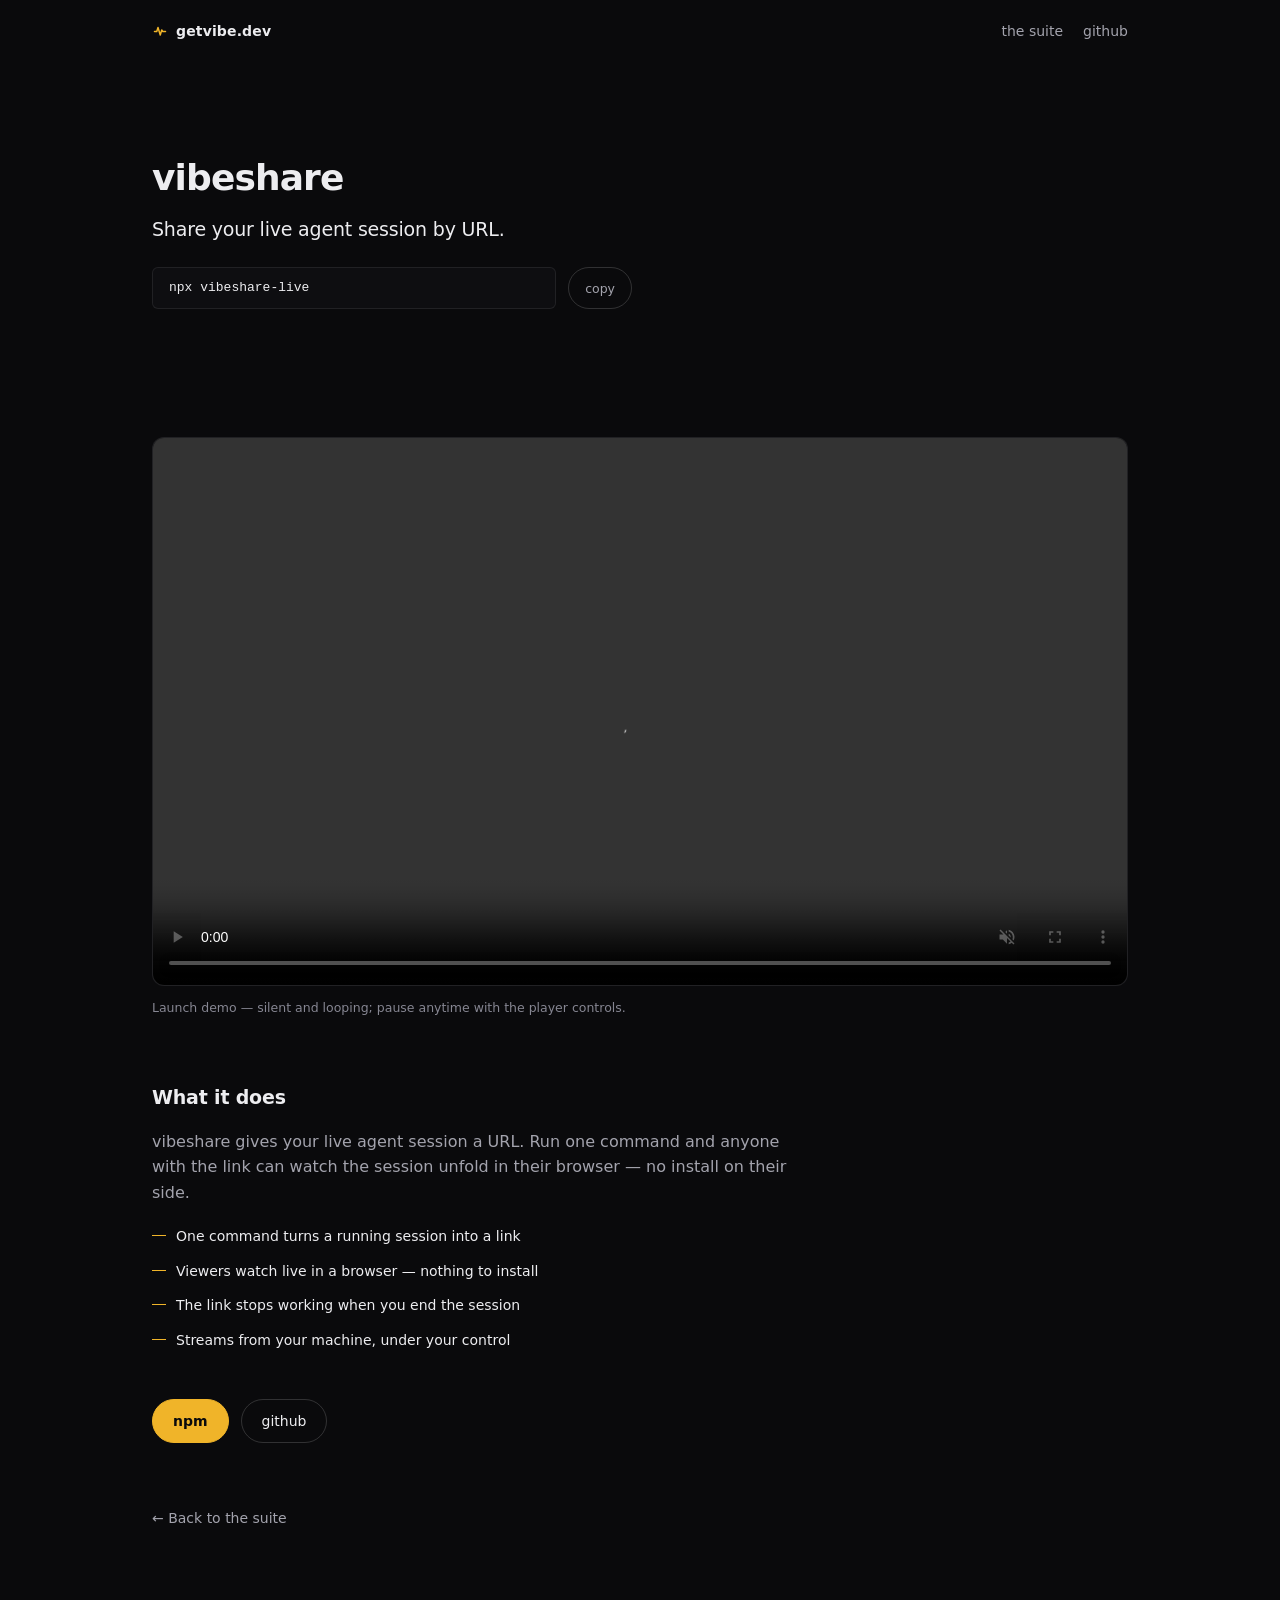
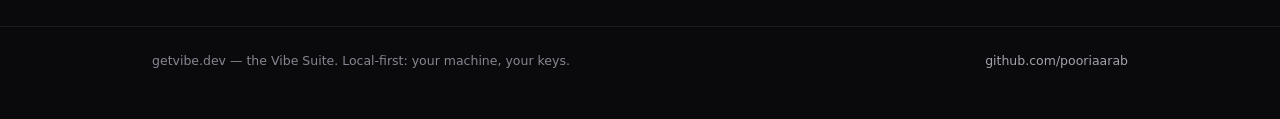
<file: vibeshare/index.html>
<!DOCTYPE html>
<html lang="en">
<head>
  <meta charset="utf-8">
  <meta name="viewport" content="width=device-width, initial-scale=1">
  <title>vibeshare — share your live agent session by URL · getvibe.dev</title>
  <meta name="description" content="vibeshare gives your live agent session a URL anyone can watch in a browser. Local-first, one command: npx vibeshare-live. Part of the Vibe Suite.">
  <link rel="canonical" href="https://getvibe.dev/vibeshare">
  <meta name="color-scheme" content="dark">
  <meta name="theme-color" content="#0a0a0c">
  <link rel="icon" type="image/svg+xml" href="/favicon.svg">

  <!-- Open Graph -->
  <meta property="og:type" content="website">
  <meta property="og:site_name" content="getvibe.dev">
  <meta property="og:title" content="vibeshare — share your live agent session by URL">
  <meta property="og:description" content="One command turns a running agent session into a link anyone can watch. Local-first: your machine, your keys.">
  <meta property="og:url" content="https://getvibe.dev/vibeshare">
  <meta property="og:locale" content="en_US">

  <!-- Twitter Card -->
  <meta name="twitter:card" content="summary">
  <meta name="twitter:title" content="vibeshare — share your live agent session by URL">
  <meta name="twitter:description" content="One command turns a running agent session into a link anyone can watch. Local-first: your machine, your keys.">

  <link rel="stylesheet" href="/styles.css">

  <script type="application/ld+json">
  {
    "@context": "https://schema.org",
    "@type": "SoftwareApplication",
    "name": "vibeshare",
    "description": "vibeshare gives your live agent session a URL anyone can watch in a browser. Local-first, one command: npx vibeshare-live.",
    "applicationCategory": "DeveloperApplication",
    "operatingSystem": "macOS, Linux, Windows",
    "url": "https://www.npmjs.com/package/vibeshare-live",
    "codeRepository": "https://github.com/pooriaarab/vibeshare",
    "author": { "@type": "Person", "url": "https://github.com/pooriaarab" },
    "isPartOf": { "@type": "WebSite", "@id": "https://getvibe.dev/#website", "url": "https://getvibe.dev/", "name": "getvibe.dev — The Vibe Suite" }
  }
  </script>
</head>
<body>
  <a class="skip-link" href="#main">Skip to content</a>

  <header class="site-header">
    <div class="container header-in">
      <a class="wordmark" href="/">
        <svg viewBox="0 0 64 64" aria-hidden="true" focusable="false"><path d="M10 34h9l5-16 9 30 6-20 4 6h11" fill="none" stroke="currentColor" stroke-width="6" stroke-linecap="round" stroke-linejoin="round"/></svg>
        getvibe.dev
      </a>
      <nav class="site-nav" aria-label="Site">
        <a href="/">the suite</a>
        <a href="https://github.com/pooriaarab" rel="noopener">github</a>
      </nav>
    </div>
  </header>

  <main id="main">
    <div class="container">
      <article>
        <header class="hero product-hero">
          <h1>vibeshare</h1>
          <p class="lede">Share your live agent session by URL.</p>
          <div class="install">
            <code class="cmd">npx vibeshare-live</code>
            <button class="copy" type="button" data-copy="npx vibeshare-live" aria-label="Copy install command: npx vibeshare-live" aria-live="polite">copy</button>
          </div>
        </header>

        <figure class="demo">
          <video src="/videos/vibeshare-16x9.mp4" autoplay muted loop playsinline controls preload="metadata" aria-label="vibeshare launch demo video, no audio"></video>
          <figcaption>Launch demo — silent and looping; pause anytime with the player controls.</figcaption>
        </figure>

        <section class="about" aria-labelledby="about-title">
          <h2 id="about-title">What it does</h2>
          <p>vibeshare gives your live agent session a URL. Run one command and anyone with the link can watch the session unfold in their browser — no install on their side.</p>
          <ul class="features">
            <li>One command turns a running session into a link</li>
            <li>Viewers watch live in a browser — nothing to install</li>
            <li>The link stops working when you end the session</li>
            <li>Streams from your machine, under your control</li>
          </ul>
        </section>

        <p class="actions">
          <a class="btn btn--accent" href="https://www.npmjs.com/package/vibeshare-live" rel="noopener" aria-label="vibeshare on npm">npm</a>
          <a class="btn" href="https://github.com/pooriaarab/vibeshare" rel="noopener" aria-label="vibeshare on GitHub">github</a>
        </p>

        <p class="back"><a href="/"><span aria-hidden="true">&larr; </span>Back to the suite</a></p>
      </article>
    </div>
  </main>

  <footer class="site-footer">
    <div class="container footer-in">
      <p>getvibe.dev — the Vibe Suite. Local-first: your machine, your keys.</p>
      <p><a href="https://github.com/pooriaarab" rel="noopener">github.com/pooriaarab</a></p>
    </div>
  </footer>

  <script>
    (function () {
      if (window.matchMedia('(prefers-reduced-motion: reduce)').matches) {
        document.querySelectorAll('video[autoplay]').forEach(function (v) {
          v.removeAttribute('autoplay');
          v.pause();
        });
      }
      function flash(btn, ok) {
        btn.textContent = ok ? 'copied' : 'failed';
        btn.classList.toggle('copied', ok);
        setTimeout(function () {
          btn.textContent = 'copy';
          btn.classList.remove('copied');
        }, 1400);
      }
      function copyText(text) {
        if (navigator.clipboard && window.isSecureContext) {
          return navigator.clipboard.writeText(text).then(function () { return true; }, function () { return false; });
        }
        return new Promise(function (resolve) {
          var ta = document.createElement('textarea');
          ta.value = text;
          ta.setAttribute('readonly', '');
          ta.style.position = 'absolute';
          ta.style.left = '-9999px';
          document.body.appendChild(ta);
          ta.select();
          var ok = false;
          try { ok = document.execCommand('copy'); } catch (e) {}
          document.body.removeChild(ta);
          resolve(ok);
        });
      }
      document.querySelectorAll('.copy').forEach(function (btn) {
        btn.addEventListener('click', function () {
          copyText(btn.dataset.copy).then(function (ok) { flash(btn, ok); });
        });
      });
    })();
  </script>
</body>
</html>
</file>
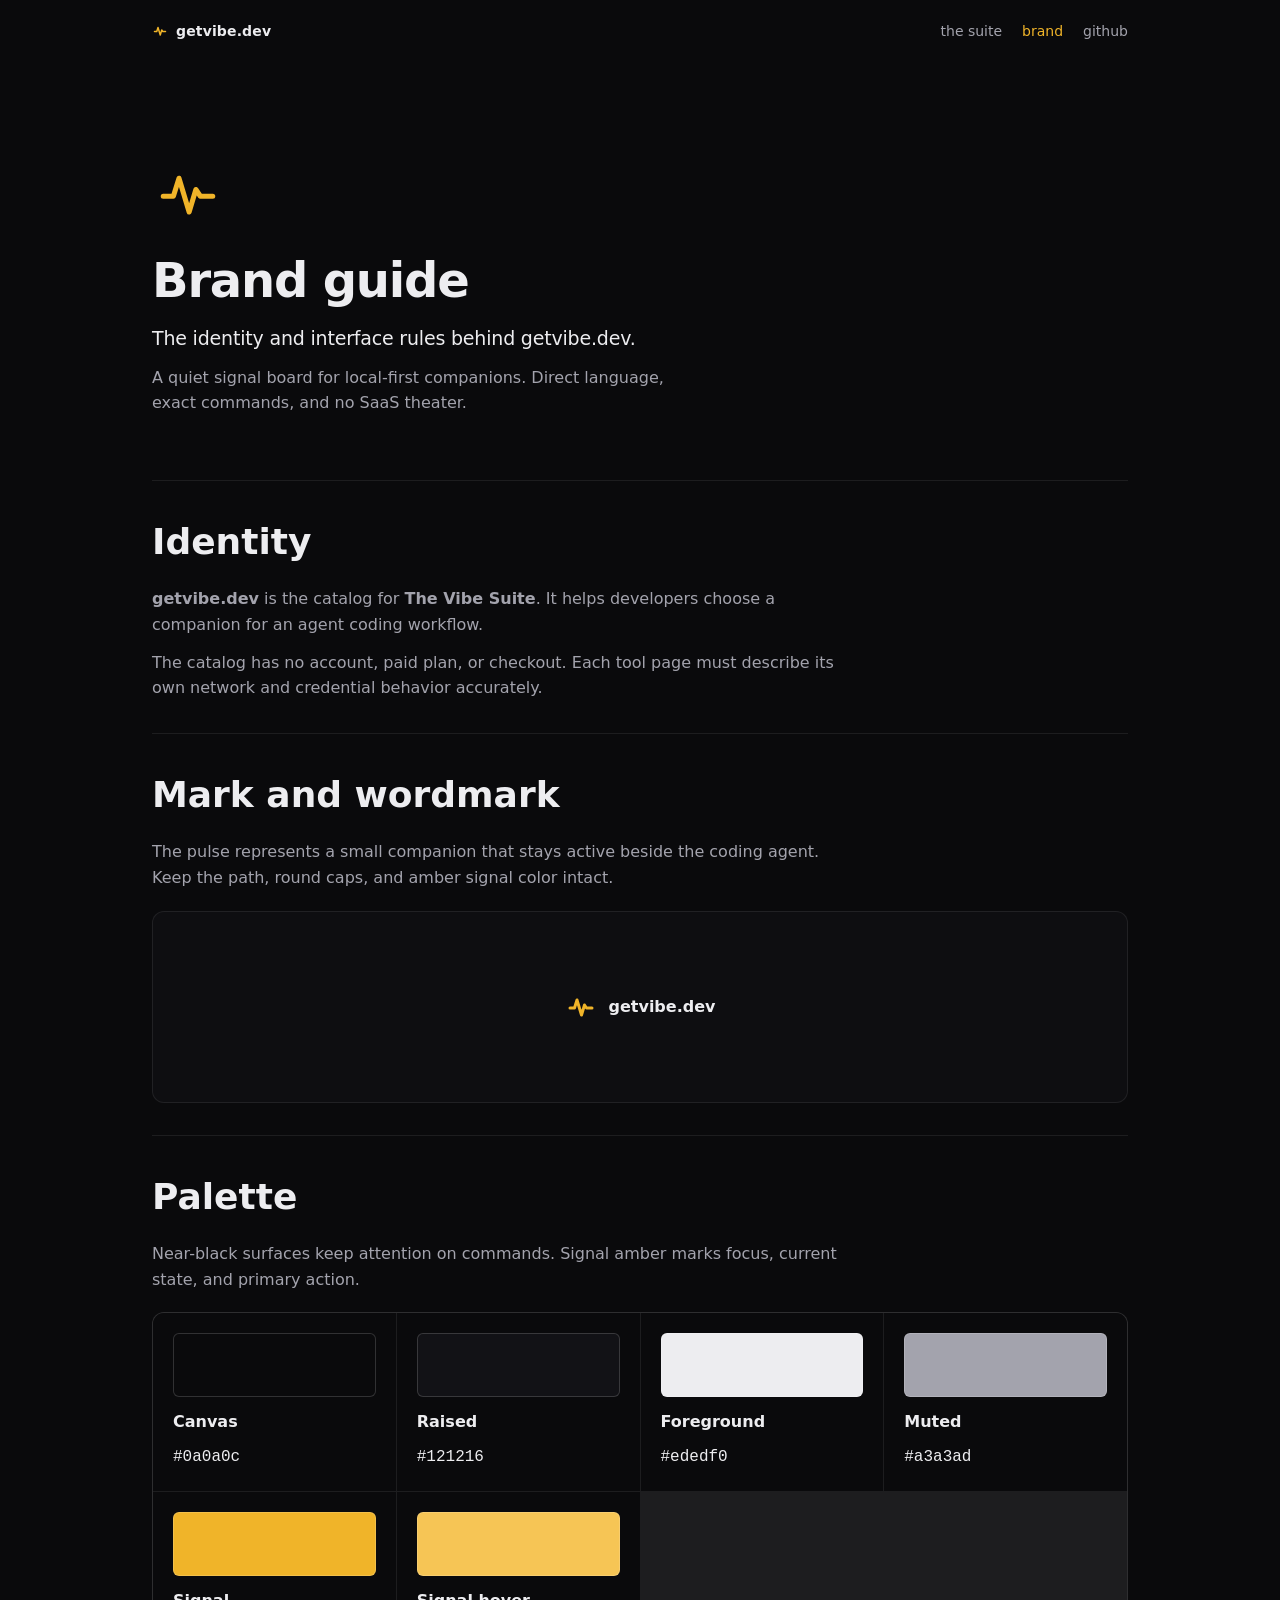
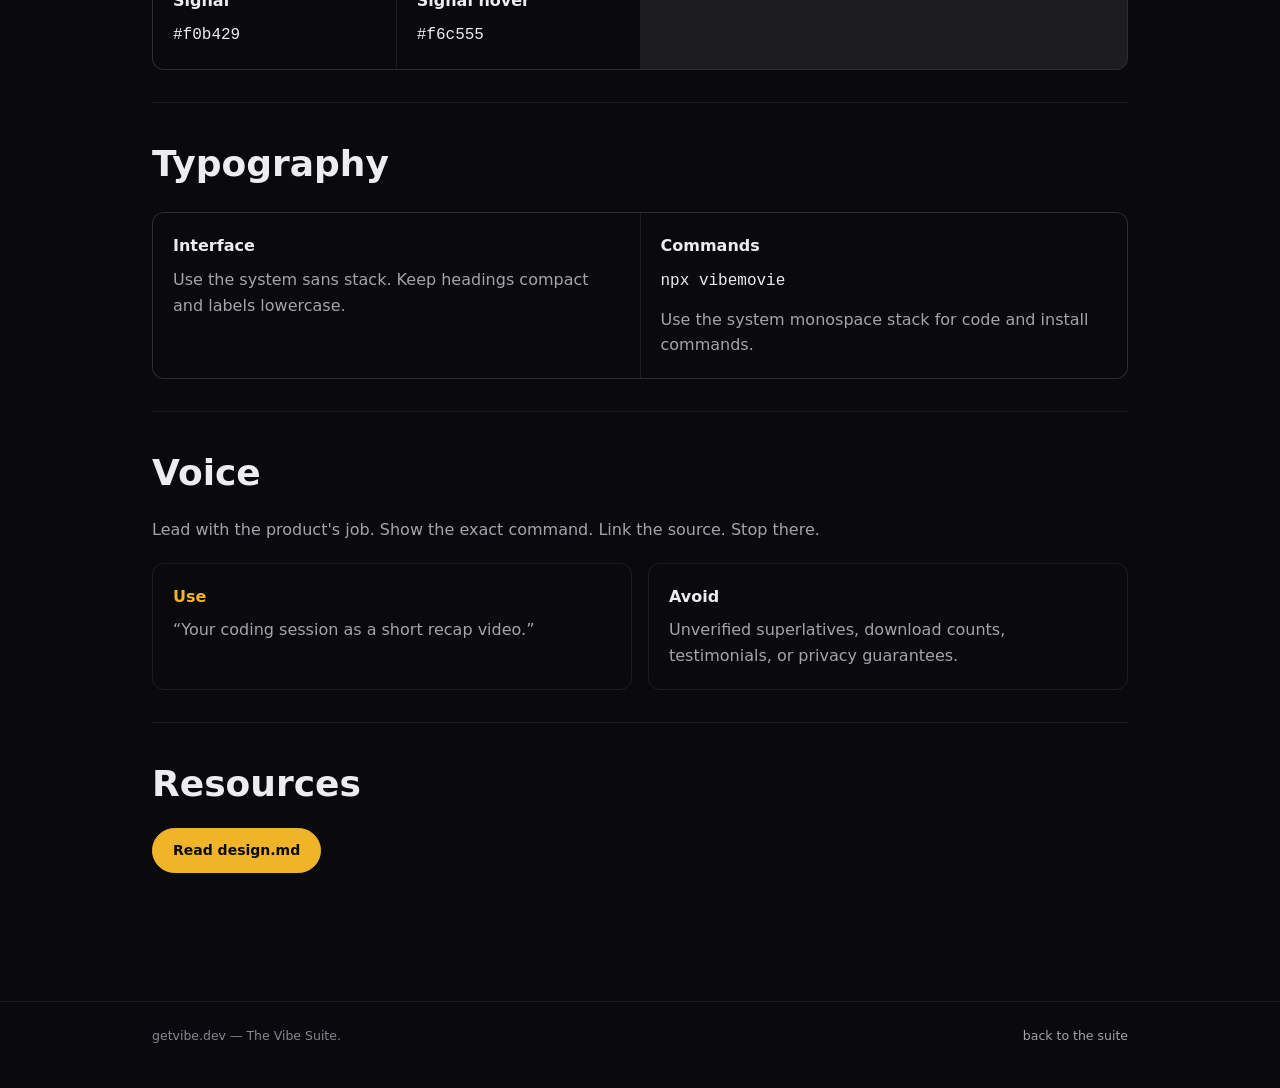
<file: brand.html>
<!DOCTYPE html>
<html lang="en">
<head>
  <meta charset="utf-8">
  <meta name="viewport" content="width=device-width, initial-scale=1">
  <title>Brand guide · getvibe.dev</title>
  <meta name="description" content="Identity, color, type, voice, and interface rules for getvibe.dev and The Vibe Suite catalog.">
  <link rel="canonical" href="https://getvibe.dev/brand">
  <meta name="color-scheme" content="dark">
  <meta name="theme-color" content="#0a0a0c">
  <link rel="icon" type="image/svg+xml" href="/favicon.svg">
  <link rel="stylesheet" href="/styles.css">
  <style>
    .brand-doc { padding-bottom: var(--s-10); }
    .brand-section { padding-block: var(--s-7); border-top: 1px solid var(--line); }
    .brand-section h2 { margin-bottom: var(--s-4); font-size: var(--t-xl); }
    .brand-section h3 { margin-bottom: var(--s-2); font-size: var(--t-md); }
    .brand-section p { max-width: 44rem; color: var(--muted); }
    .brand-section p + p { margin-top: var(--s-3); }
    .brand-grid { display: grid; grid-template-columns: repeat(auto-fit, minmax(13rem, 1fr)); gap: 1px; margin-top: var(--s-5); background: var(--line); border: 1px solid var(--line); border-radius: var(--r-md); overflow: hidden; }
    .brand-card { padding: var(--s-5); background: var(--bg); }
    .brand-card code { color: var(--fg); }
    .mark-stage { display: grid; place-items: center; min-height: 12rem; margin-top: var(--s-5); background: var(--bg-inset); border: 1px solid var(--line); border-radius: var(--r-md); }
    .mark-lockup { display: inline-flex; align-items: center; gap: var(--s-3); font-weight: 650; }
    .mark-lockup svg { width: 2rem; color: var(--accent); }
    .swatch { display: block; height: 4rem; margin-bottom: var(--s-3); border: 1px solid var(--line-strong); border-radius: var(--r-sm); }
    .swatch--canvas { background: #0a0a0c; }
    .swatch--raised { background: #121216; }
    .swatch--foreground { background: #ededf0; }
    .swatch--muted { background: #a3a3ad; }
    .swatch--signal { background: #f0b429; }
    .swatch--signal-hover { background: #f6c555; }
    .rules { display: grid; gap: var(--s-4); margin-top: var(--s-5); }
    .rule { padding: var(--s-5); border: 1px solid var(--line); border-radius: var(--r-md); }
    .rule strong { display: block; margin-bottom: var(--s-2); }
    .rule--do strong { color: var(--accent); }
    @media (min-width: 40rem) { .rules { grid-template-columns: 1fr 1fr; } }
  </style>
</head>
<body>
  <a class="skip-link" href="#main">Skip to content</a>
  <header class="site-header">
    <div class="container header-in">
      <a class="wordmark" href="/">
        <svg viewBox="0 0 64 64" aria-hidden="true" focusable="false"><path d="M10 34h9l5-16 9 30 6-20 4 6h11" fill="none" stroke="currentColor" stroke-width="6" stroke-linecap="round" stroke-linejoin="round"/></svg>
        getvibe.dev
      </a>
      <nav class="site-nav" aria-label="Site">
        <a href="/">the suite</a>
        <a href="/brand" aria-current="page">brand</a>
        <a href="https://github.com/pooriaarab" rel="noopener">github</a>
      </nav>
    </div>
  </header>

  <main id="main" class="brand-doc">
    <div class="container">
      <header class="hero">
        <svg class="hero-pulse" viewBox="0 0 64 64" aria-hidden="true" focusable="false"><path d="M10 34h9l5-16 9 30 6-20 4 6h11" fill="none" stroke="currentColor" stroke-width="4.5" stroke-linecap="round" stroke-linejoin="round"/></svg>
        <h1>Brand guide</h1>
        <p class="lede">The identity and interface rules behind getvibe.dev.</p>
        <p class="sub">A quiet signal board for local-first companions. Direct language, exact commands, and no SaaS theater.</p>
      </header>

      <section class="brand-section" aria-labelledby="identity">
        <h2 id="identity">Identity</h2>
        <p><strong>getvibe.dev</strong> is the catalog for <strong>The Vibe Suite</strong>. It helps developers choose a companion for an agent coding workflow.</p>
        <p>The catalog has no account, paid plan, or checkout. Each tool page must describe its own network and credential behavior accurately.</p>
      </section>

      <section class="brand-section" aria-labelledby="mark">
        <h2 id="mark">Mark and wordmark</h2>
        <p>The pulse represents a small companion that stays active beside the coding agent. Keep the path, round caps, and amber signal color intact.</p>
        <div class="mark-stage">
          <div class="mark-lockup">
            <svg viewBox="0 0 64 64" role="img" aria-labelledby="mark-title"><title id="mark-title">Pulse mark</title><path d="M10 34h9l5-16 9 30 6-20 4 6h11" fill="none" stroke="currentColor" stroke-width="6" stroke-linecap="round" stroke-linejoin="round"/></svg>
            <span>getvibe.dev</span>
          </div>
        </div>
      </section>

      <section class="brand-section" aria-labelledby="palette">
        <h2 id="palette">Palette</h2>
        <p>Near-black surfaces keep attention on commands. Signal amber marks focus, current state, and primary action.</p>
        <div class="brand-grid">
          <article class="brand-card"><span class="swatch swatch--canvas"></span><h3>Canvas</h3><code>#0a0a0c</code></article>
          <article class="brand-card"><span class="swatch swatch--raised"></span><h3>Raised</h3><code>#121216</code></article>
          <article class="brand-card"><span class="swatch swatch--foreground"></span><h3>Foreground</h3><code>#ededf0</code></article>
          <article class="brand-card"><span class="swatch swatch--muted"></span><h3>Muted</h3><code>#a3a3ad</code></article>
          <article class="brand-card"><span class="swatch swatch--signal"></span><h3>Signal</h3><code>#f0b429</code></article>
          <article class="brand-card"><span class="swatch swatch--signal-hover"></span><h3>Signal hover</h3><code>#f6c555</code></article>
        </div>
      </section>

      <section class="brand-section" aria-labelledby="type">
        <h2 id="type">Typography</h2>
        <div class="brand-grid">
          <article class="brand-card"><h3>Interface</h3><p>Use the system sans stack. Keep headings compact and labels lowercase.</p></article>
          <article class="brand-card"><h3>Commands</h3><p><code>npx vibemovie</code></p><p>Use the system monospace stack for code and install commands.</p></article>
        </div>
      </section>

      <section class="brand-section" aria-labelledby="voice">
        <h2 id="voice">Voice</h2>
        <p>Lead with the product's job. Show the exact command. Link the source. Stop there.</p>
        <div class="rules">
          <div class="rule rule--do"><strong>Use</strong><p>“Your coding session as a short recap video.”</p></div>
          <div class="rule"><strong>Avoid</strong><p>Unverified superlatives, download counts, testimonials, or privacy guarantees.</p></div>
        </div>
      </section>

      <section class="brand-section" aria-labelledby="resources">
        <h2 id="resources">Resources</h2>
        <p><a class="btn btn--accent" href="/design.md">Read design.md</a></p>
      </section>
    </div>
  </main>

  <footer class="site-footer">
    <div class="container footer-in">
      <p>getvibe.dev — The Vibe Suite.</p>
      <p><a href="/">back to the suite</a></p>
    </div>
  </footer>
</body>
</html>
</file>
<file: styles.css>
/* ==========================================================================
   getvibe.dev — The Vibe Suite
   DIRECTION CONTRACT (impeccable rebuild, 2026-07)
   THESIS: A signal board for eight small tools — a quiet dark console where
   one amber pulse mark carries the identity; refuses the SaaS landing stack
   (gradient hero, bento grid, logo cloud).
   OWN-WORLD: near-black console #0a0a0c, hairline-seamed cards, signal amber
   #f0b429 rationed to focus/action/mark, system sans with real weight steps,
   mono only for commands, flat — no shadows, gradients, or glow.
   STORY: visitor reads "companions for your coding agent", trusts
   local-first ("your machine, your keys"), copies one command or opens a
   product page.
   FIRST VIEWPORT: pulse wordmark top-left; hero = pulse mark, "The Vibe
   Suite", lede, local-first line; hairline product grid begins below.
   FORM: brief-pinned minimal dark register (private-repo-4944.com / here.now);
   a pinned direction beats the concept roll. See DESIGN.md.
   ========================================================================== */

:root {
  color-scheme: dark;

  /* color */
  --bg: #0a0a0c;
  --bg-raised: #121216;
  --bg-inset: #0e0e11;
  --fg: #ededf0;
  --muted: #a3a3ad;
  --faint: #868692;
  --line: rgba(255, 255, 255, 0.08);
  --line-strong: rgba(255, 255, 255, 0.16);
  --accent: #f0b429;
  --accent-hover: #f6c555;
  --accent-ink: #0a0a0c;

  /* type */
  --font-sans: system-ui, -apple-system, "Segoe UI", Roboto, "Helvetica Neue", Arial, sans-serif;
  --font-mono: ui-monospace, "SF Mono", SFMono-Regular, Menlo, Consolas, "Liberation Mono", monospace;
  --t-xs: 0.78125rem;  /* 12.5 */
  --t-sm: 0.875rem;    /* 14 */
  --t-md: 1rem;        /* 16 */
  --t-lg: 1.1875rem;   /* 19 */
  --t-xl: clamp(1.625rem, 1.25rem + 1.6vw, 2.25rem);
  --t-2xl: clamp(2rem, 1.4rem + 2.6vw, 3rem);

  /* space */
  --s-1: 0.25rem;
  --s-2: 0.5rem;
  --s-3: 0.75rem;
  --s-4: 1rem;
  --s-5: 1.25rem;
  --s-6: 1.5rem;
  --s-7: 2rem;
  --s-8: 3rem;
  --s-9: 4rem;
  --s-10: 6rem;

  /* shape + motion */
  --r-sm: 6px;
  --r-md: 12px;
  --r-pill: 999px;
  --ease: cubic-bezier(0.16, 1, 0.3, 1);
  --dur: 140ms;

  --container: 65rem;
}

/* --- Base ---------------------------------------------------------------- */

*,
*::before,
*::after { box-sizing: border-box; }

html { -webkit-text-size-adjust: 100%; }

body {
  margin: 0;
  background: var(--bg);
  color: var(--fg);
  font-family: var(--font-sans);
  font-size: var(--t-md);
  line-height: 1.6;
  text-rendering: optimizeLegibility;
  -webkit-font-smoothing: antialiased;
}

::selection {
  background: var(--accent);
  color: var(--accent-ink);
}

h1, h2, h3, p, ul, figure { margin: 0; }

a {
  color: inherit;
  text-decoration: none;
  transition: color var(--dur) var(--ease);
}

a:focus-visible,
button:focus-visible,
video:focus-visible {
  outline: 2px solid var(--accent);
  outline-offset: 3px;
  border-radius: var(--r-sm);
}

.container {
  width: 100%;
  max-width: var(--container);
  margin-inline: auto;
  padding-inline: var(--s-6);
}

@media (min-width: 45rem) {
  .container { padding-inline: var(--s-7); }
}

.skip-link {
  position: absolute;
  top: var(--s-3);
  left: var(--s-3);
  z-index: 10;
  padding: var(--s-2) var(--s-4);
  background: var(--accent);
  color: var(--accent-ink);
  font-size: var(--t-sm);
  font-weight: 600;
  border-radius: var(--r-sm);
  transform: translateY(-300%);
}

.skip-link:focus-visible {
  transform: none;
  outline-offset: 2px;
}

/* --- Header -------------------------------------------------------------- */

.site-header { padding-block: var(--s-5); }

.header-in {
  display: flex;
  align-items: center;
  justify-content: space-between;
  gap: var(--s-4);
}

.wordmark {
  display: inline-flex;
  align-items: center;
  gap: var(--s-2);
  font-size: var(--t-sm);
  font-weight: 600;
  letter-spacing: 0.01em;
}

.wordmark svg {
  width: 1rem;
  height: 1rem;
  color: var(--accent);
  flex: none;
}

.site-nav {
  display: flex;
  gap: var(--s-5);
  font-size: var(--t-sm);
}

.site-nav a { color: var(--muted); }
.site-nav a:hover { color: var(--fg); }
.site-nav a[aria-current="page"] { color: var(--accent); }

/* --- Hero ---------------------------------------------------------------- */

.hero {
  padding-block: var(--s-10) var(--s-9);
  max-width: 40rem;
}

.hero-pulse {
  display: block;
  width: 4.5rem;
  height: 4.5rem;
  color: var(--accent);
  margin-bottom: var(--s-6);
}

.hero h1 {
  font-size: var(--t-2xl);
  font-weight: 650;
  line-height: 1.12;
  letter-spacing: -0.025em;
  text-wrap: balance;
  margin-bottom: var(--s-4);
}

.hero .lede {
  font-size: var(--t-lg);
  line-height: 1.5;
  letter-spacing: -0.01em;
  margin-bottom: var(--s-3);
}

.hero .sub {
  font-size: var(--t-md);
  color: var(--muted);
  max-width: 34rem;
}

/* --- Product grid (hub) --------------------------------------------------- */

.products { padding-bottom: var(--s-10); }

.grid {
  list-style: none;
  margin: 0;
  padding: 0;
  display: grid;
  grid-template-columns: 1fr;
  gap: 1px;
  background: var(--line);
  border: 1px solid var(--line);
  border-radius: var(--r-md);
  overflow: hidden;
}

@media (min-width: 40rem) {
  .grid { grid-template-columns: repeat(2, 1fr); }
}

@media (min-width: 64rem) {
  .grid { grid-template-columns: repeat(3, 1fr); }
}

.card {
  background: var(--bg);
  padding: var(--s-6);
  display: flex;
  flex-direction: column;
  gap: var(--s-3);
  transition: background var(--dur) var(--ease);
}

.card:hover { background: var(--bg-raised); }

.card .name {
  font-size: var(--t-md);
  font-weight: 650;
  letter-spacing: -0.005em;
}

.card .name a:hover { color: var(--accent); }

.card .tagline {
  font-size: var(--t-sm);
  color: var(--muted);
  flex-grow: 1;
  margin-bottom: var(--s-2);
}

.card-links {
  display: flex;
  gap: var(--s-4);
  font-size: var(--t-xs);
  margin-top: var(--s-1);
}

.card-links a { color: var(--muted); }
.card-links a:hover { color: var(--fg); }

.card-links .details { color: var(--fg); }
.card-links .details:hover { color: var(--accent); }

/* Invisible ninth bay: completes the 3x3 rectangle on wide screens */
.card--bay { display: none; }

@media (min-width: 64rem) {
  .card--bay { display: block; }
  .card--bay:hover { background: var(--bg); }
}

/* --- Install row (command + copy pill) ------------------------------------ */

.install {
  display: flex;
  flex-wrap: wrap;
  align-items: stretch;
  gap: var(--s-3);
}

.cmd {
  flex: 1 1 auto;
  min-width: 0;
  display: flex;
  align-items: center;
  min-height: 2.625rem;
  padding: 0 var(--s-4);
  overflow-x: auto;
  white-space: nowrap;
  scrollbar-width: none;
  background: var(--bg-inset);
  border: 1px solid var(--line);
  border-radius: var(--r-sm);
  color: var(--fg);
  font-family: var(--font-mono);
  font-size: 0.8125rem;
}

.cmd::-webkit-scrollbar { display: none; }

.copy {
  flex: none;
  margin-left: auto;      /* pinned right, never flush against the command */
  min-height: 2.625rem;
  padding: 0 var(--s-4);
  border-radius: var(--r-pill);
  border: 1px solid var(--line-strong);
  background: transparent;
  color: var(--muted);
  font-family: var(--font-sans);
  font-size: var(--t-xs);
  font-weight: 500;
  cursor: pointer;
  transition: color var(--dur) var(--ease), border-color var(--dur) var(--ease);
}

.copy:hover,
.copy:focus-visible {
  color: var(--accent);
  border-color: var(--accent);
}

.copy.copied {
  color: var(--accent);
  border-color: var(--accent);
}

/* Hub cards stack the install row: command full width, copy pill below-right —
   uniform at every breakpoint, and the command never clips. */
.card .install {
  flex-direction: column;
}

/* --- Buttons -------------------------------------------------------------- */

.btn {
  display: inline-flex;
  align-items: center;
  gap: var(--s-2);
  padding: 0.625rem var(--s-5);
  border-radius: var(--r-pill);
  border: 1px solid var(--line-strong);
  background: transparent;
  color: var(--fg);
  font-size: var(--t-sm);
  font-weight: 500;
  transition: color var(--dur) var(--ease), border-color var(--dur) var(--ease), background var(--dur) var(--ease);
}

.btn:hover {
  color: var(--accent);
  border-color: var(--accent);
}

.btn--accent {
  background: var(--accent);
  border-color: var(--accent);
  color: var(--accent-ink);
  font-weight: 600;
}

.btn--accent:hover {
  background: var(--accent-hover);
  border-color: var(--accent-hover);
  color: var(--accent-ink);
}

/* --- Product page --------------------------------------------------------- */

.product-hero { max-width: 44rem; }

.product-hero h1 { font-size: var(--t-xl); }

.product-hero .install { margin-top: var(--s-6); max-width: 30rem; }

.demo { margin-block: var(--s-9); }

.demo video {
  display: block;
  width: 100%;
  aspect-ratio: 16 / 9;
  background: var(--bg-inset);
  border: 1px solid var(--line);
  border-radius: var(--r-md);
}

.demo figcaption {
  margin-top: var(--s-3);
  font-size: var(--t-xs);
  color: var(--faint);
}

.about { max-width: 40rem; }

.about h2 {
  font-size: var(--t-lg);
  font-weight: 650;
  letter-spacing: -0.01em;
  margin-bottom: var(--s-4);
}

.about p { color: var(--muted); }

.features {
  list-style: none;
  padding: 0;
  margin-top: var(--s-5);
  display: grid;
  gap: var(--s-3);
}

.features li {
  position: relative;
  padding-left: var(--s-6);
  font-size: var(--t-sm);
  color: var(--fg);
}

.features li::before {
  content: "";
  position: absolute;
  left: 0;
  top: 0.72em;
  width: 0.875rem;
  height: 1px;
  background: var(--accent);
}

.actions {
  display: flex;
  flex-wrap: wrap;
  gap: var(--s-3);
  margin-top: var(--s-8);
}

.back {
  margin-block: var(--s-9) var(--s-10);
  font-size: var(--t-sm);
}

.back a { color: var(--muted); }
.back a:hover { color: var(--accent); }

/* --- Footer --------------------------------------------------------------- */

.site-footer {
  border-top: 1px solid var(--line);
  padding-block: var(--s-6) var(--s-8);
}

.footer-in {
  display: flex;
  flex-wrap: wrap;
  gap: var(--s-2) var(--s-6);
  justify-content: space-between;
  font-size: var(--t-xs);
  color: var(--faint);
}

.footer-in a { color: var(--muted); }
.footer-in a:hover { color: var(--fg); }

/* --- Motion --------------------------------------------------------------- */

@media (prefers-reduced-motion: no-preference) {
  .hero-pulse path {
    stroke-dasharray: 130;
    stroke-dashoffset: 130;
    animation: pulse-draw 1.1s var(--ease) 0.1s forwards;
  }

  /* Hub hero only — product pages let the video be the motion (DESIGN.md) */
  .hero:not(.product-hero) > * {
    opacity: 0;
    transform: translateY(8px);
    animation: rise 0.7s var(--ease) forwards;
  }

  .hero:not(.product-hero) > *:nth-child(1) { animation-delay: 0s; }
  .hero:not(.product-hero) > *:nth-child(2) { animation-delay: 0.08s; }
  .hero:not(.product-hero) > *:nth-child(3) { animation-delay: 0.14s; }
  .hero:not(.product-hero) > *:nth-child(4) { animation-delay: 0.2s; }
}

@keyframes pulse-draw {
  to { stroke-dashoffset: 0; }
}

@keyframes rise {
  to { opacity: 1; transform: none; }
}

@media (prefers-reduced-motion: reduce) {
  *,
  *::before,
  *::after {
    animation: none !important;
    transition: none !important;
  }
}
</file>
